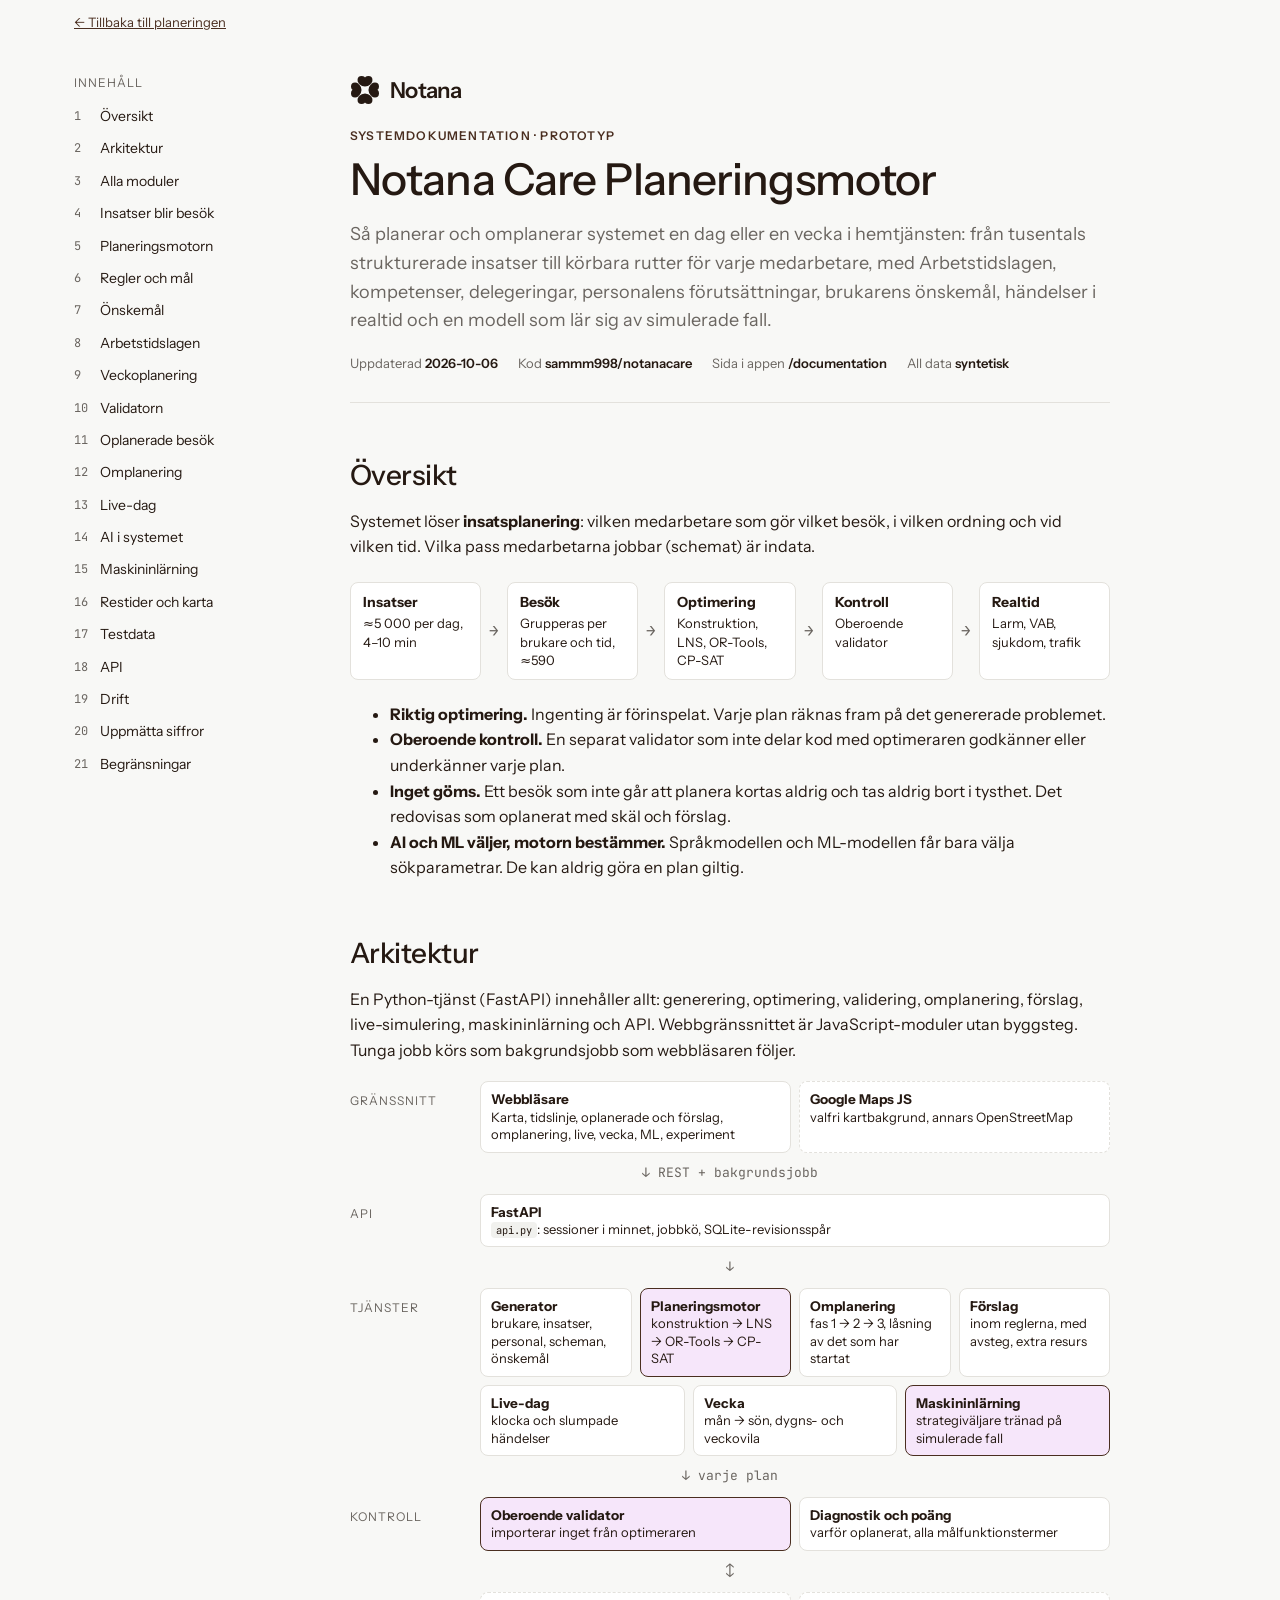
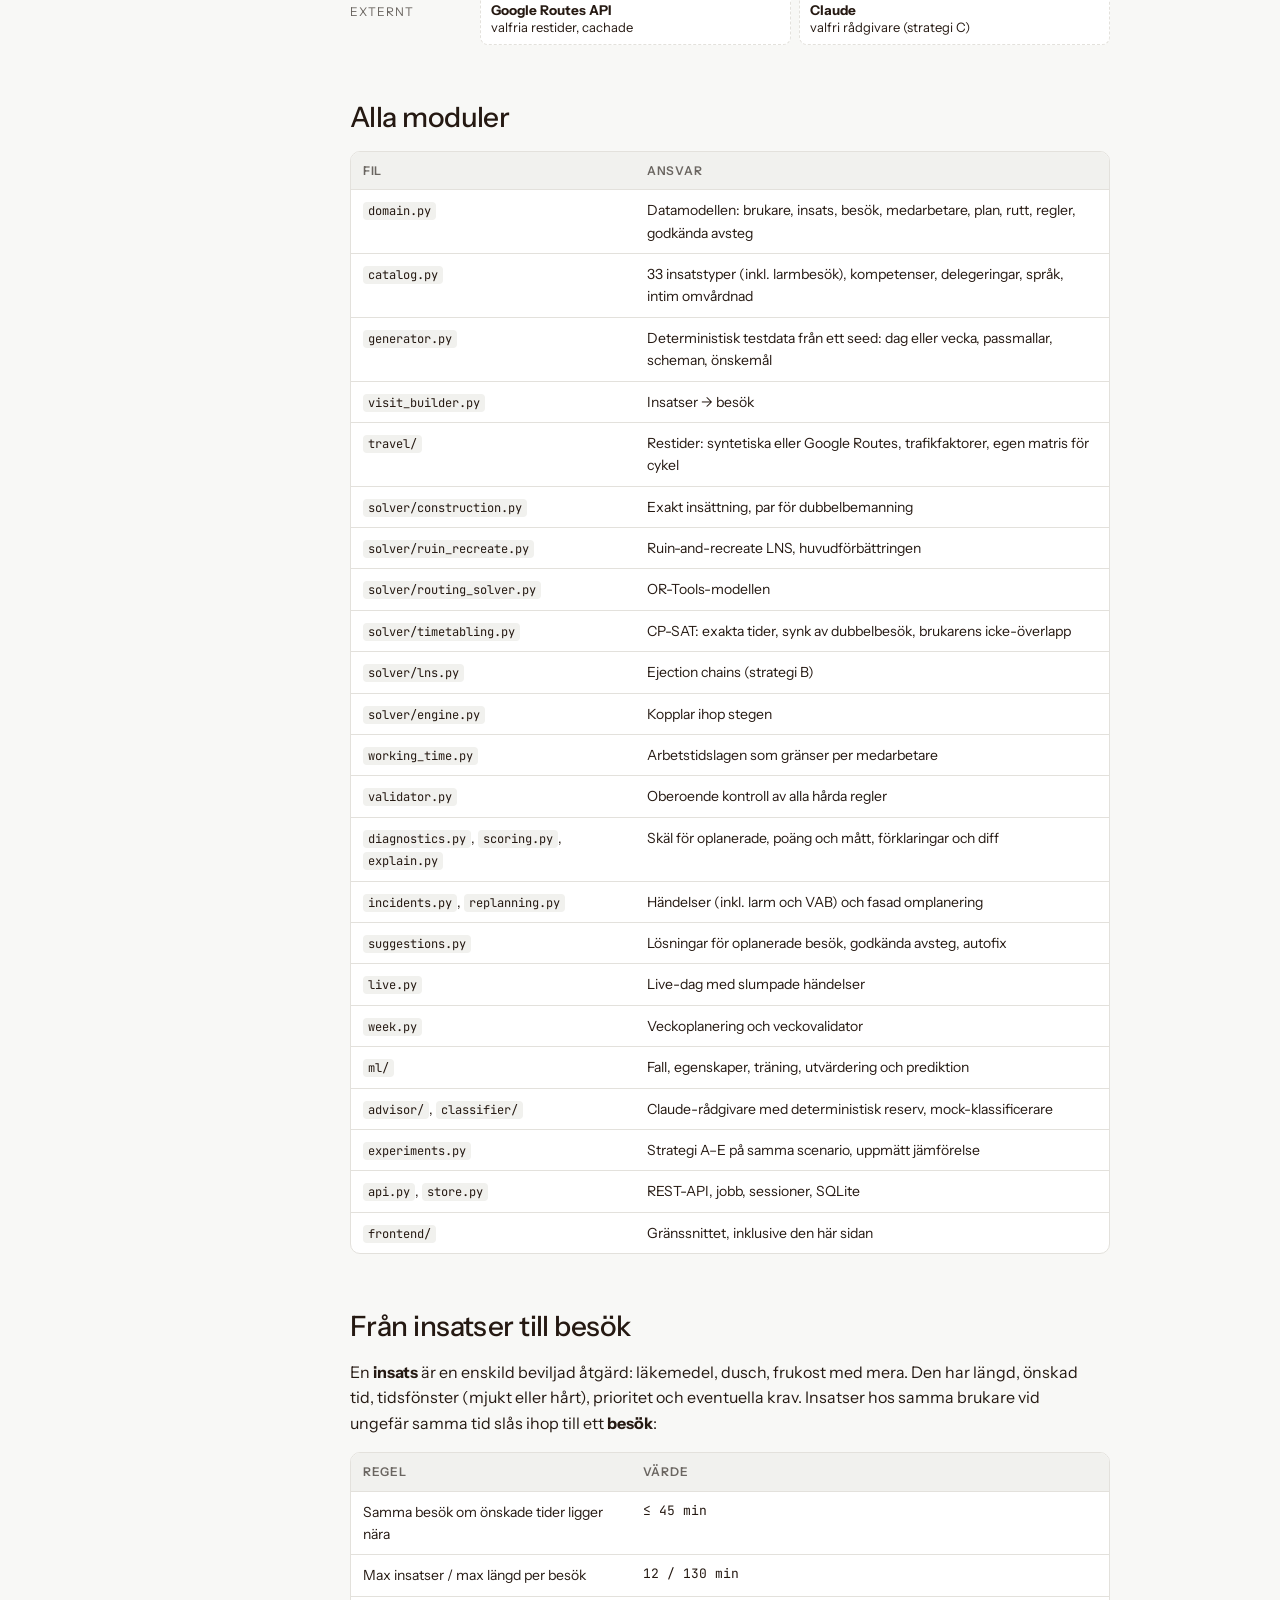
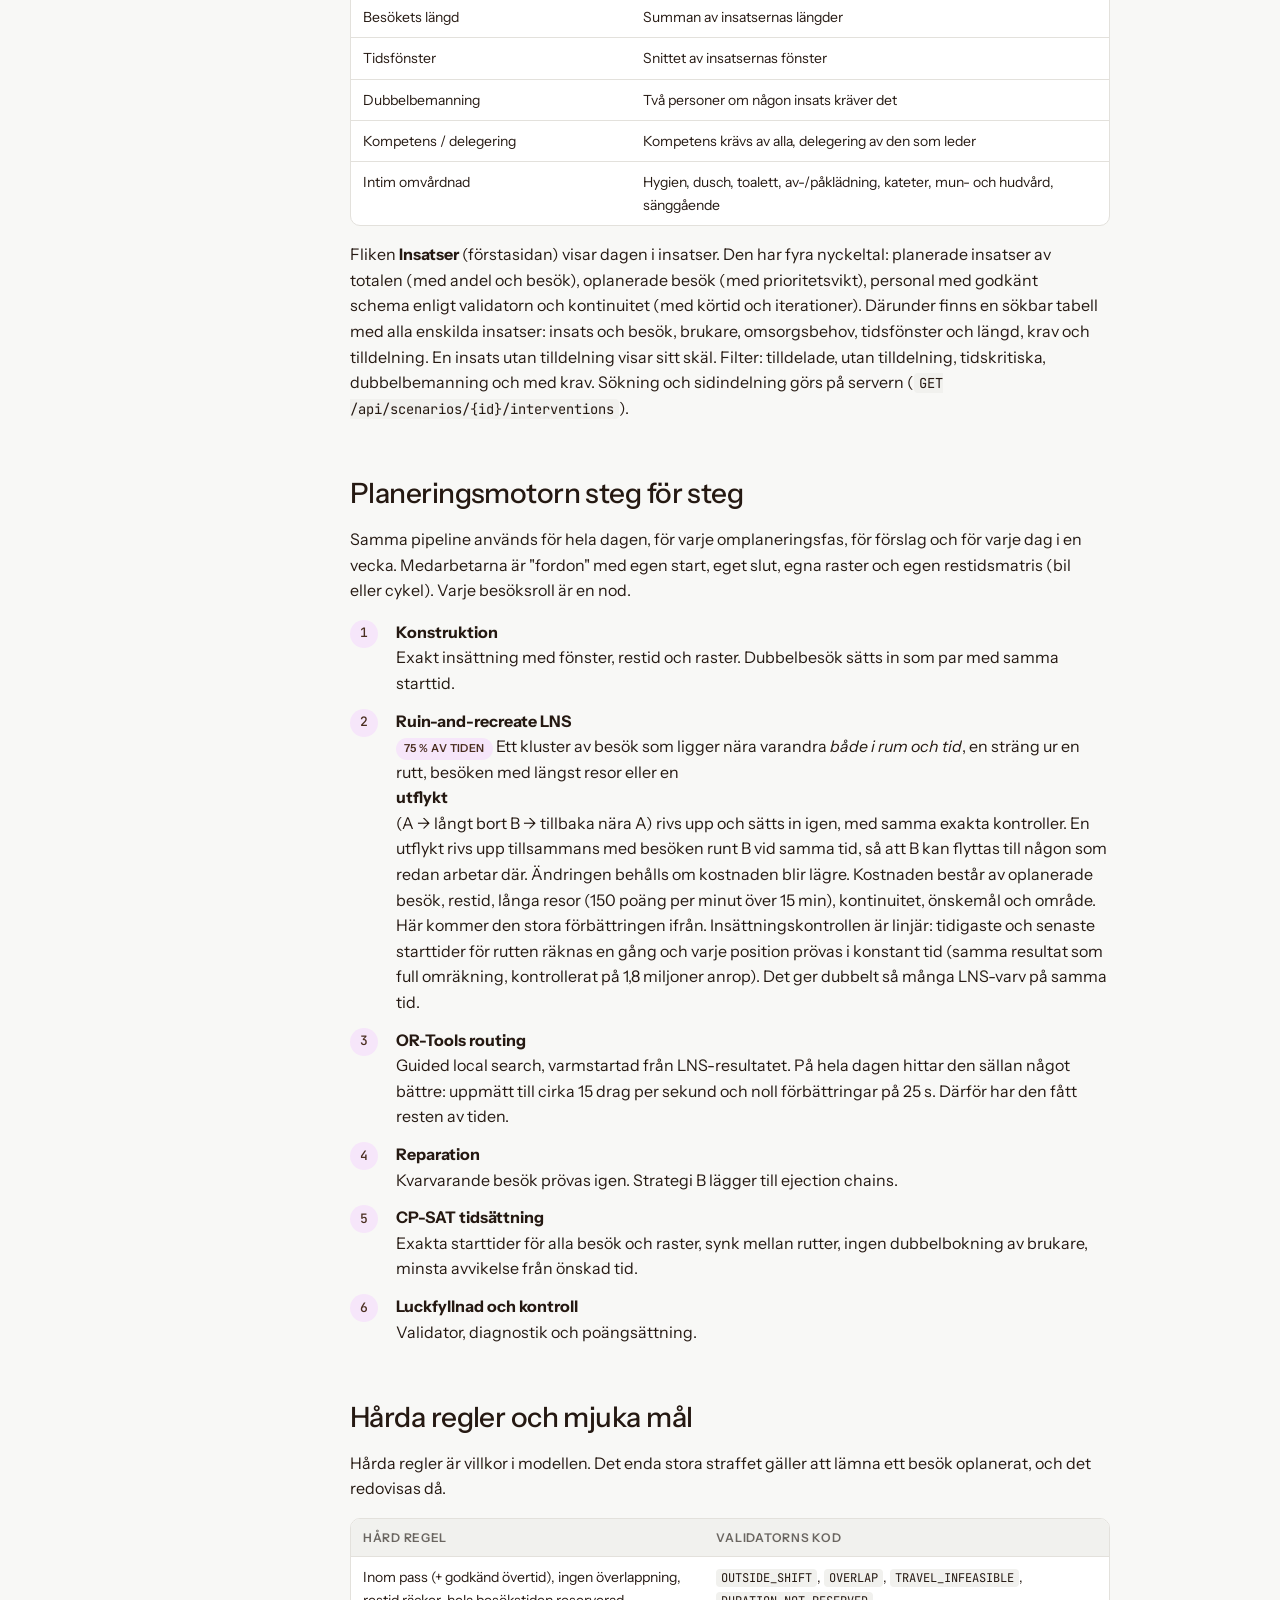
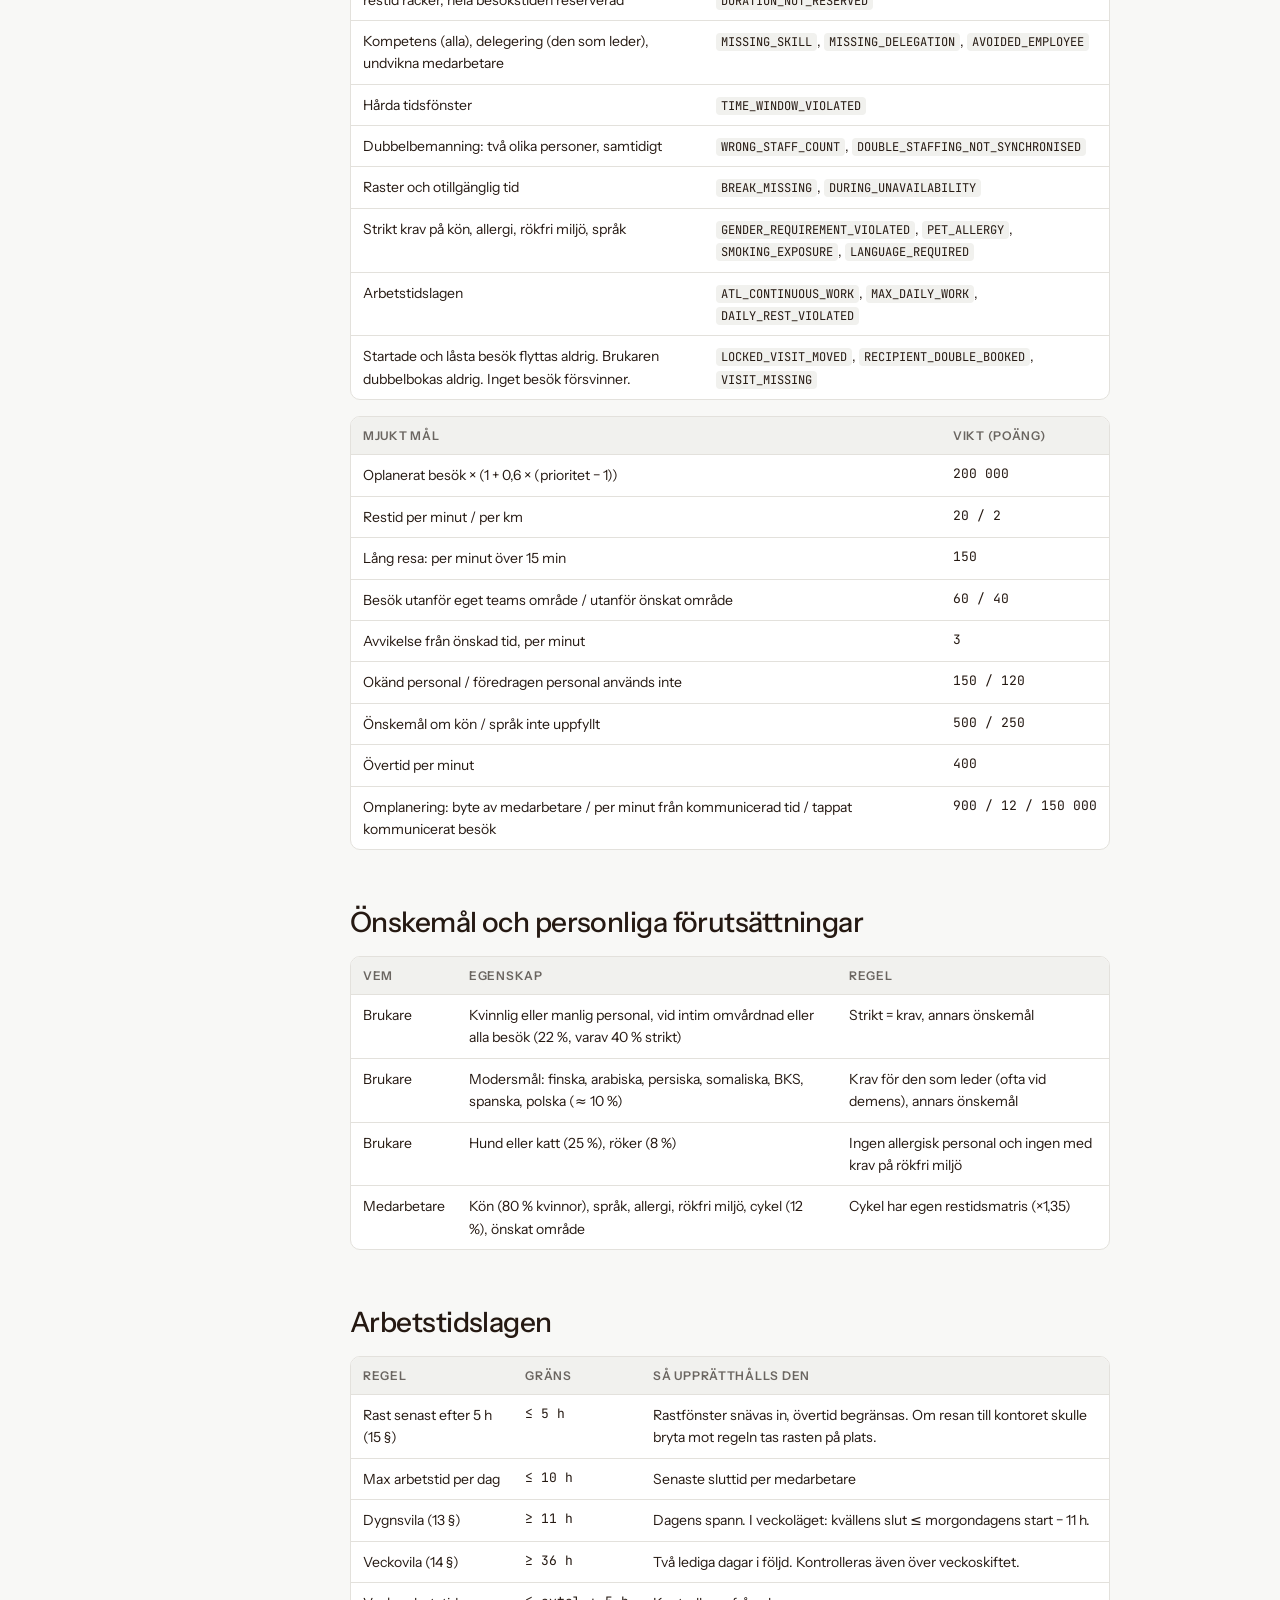
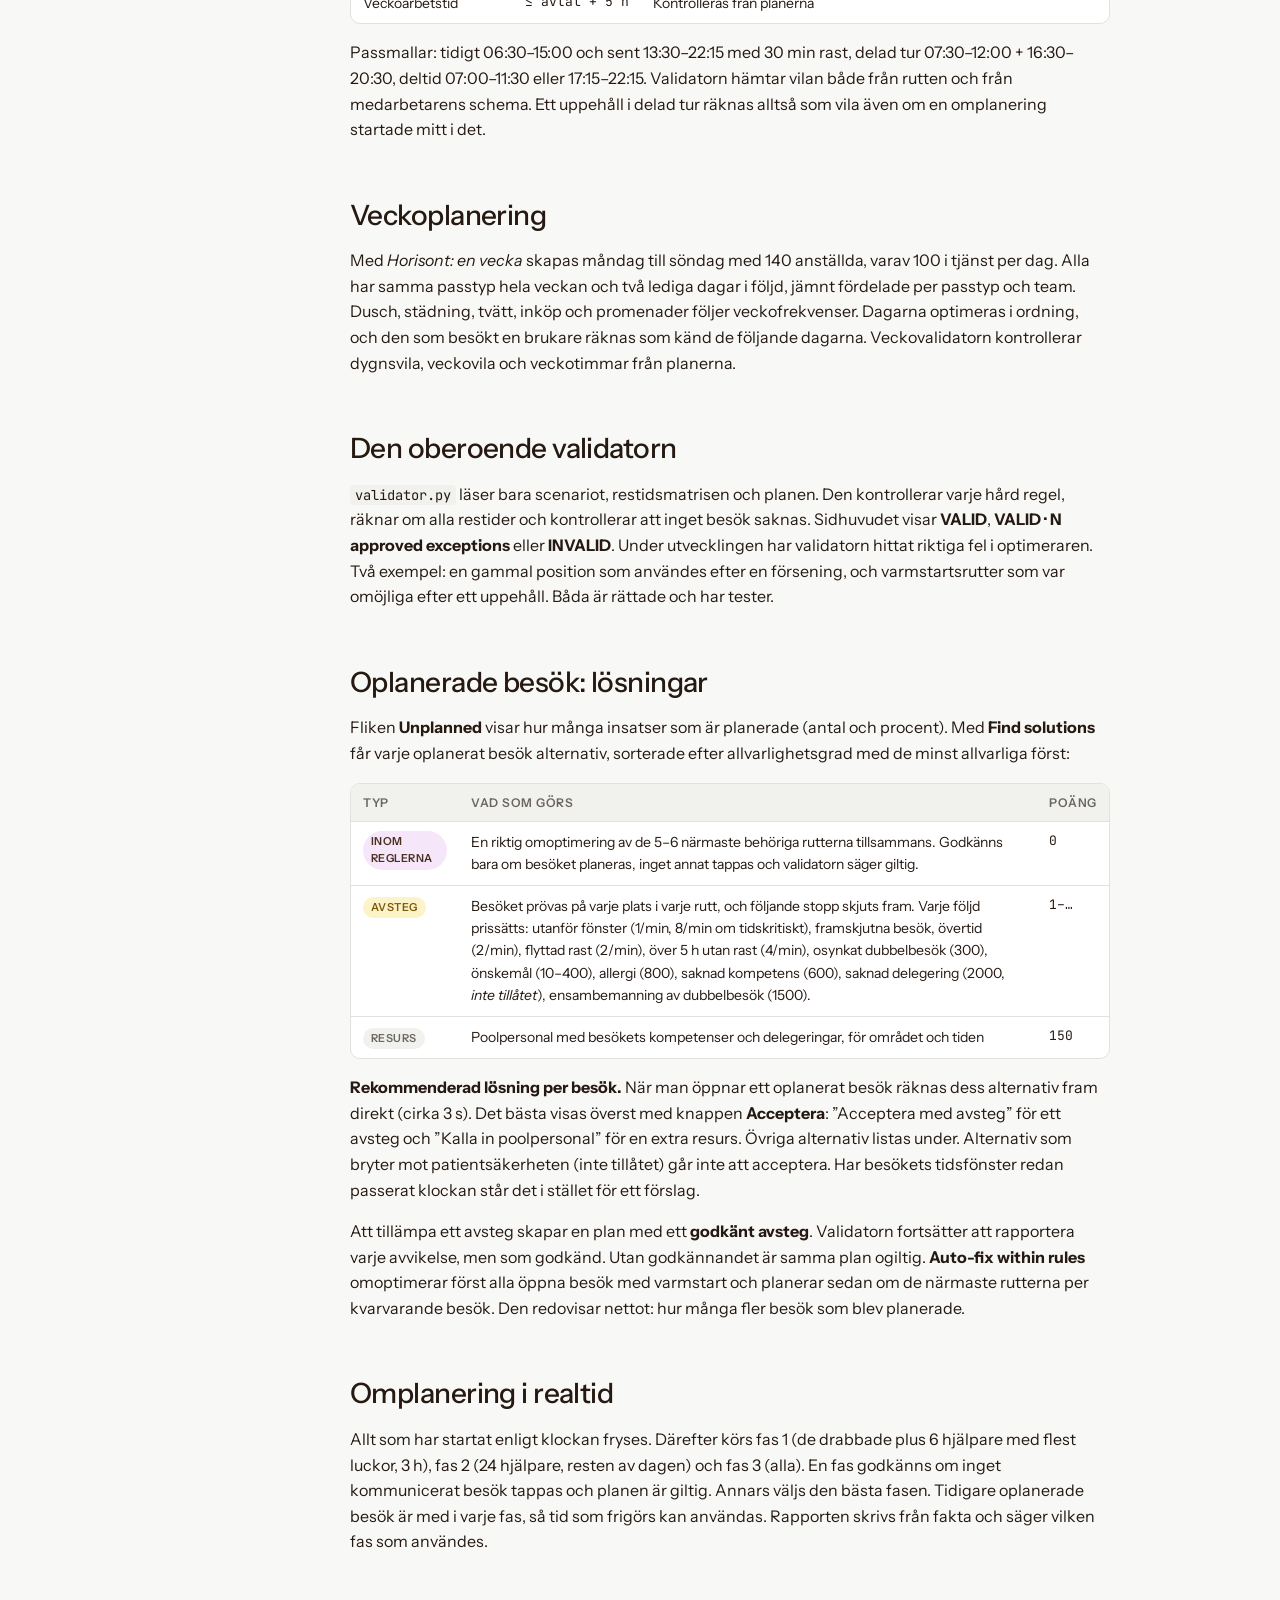
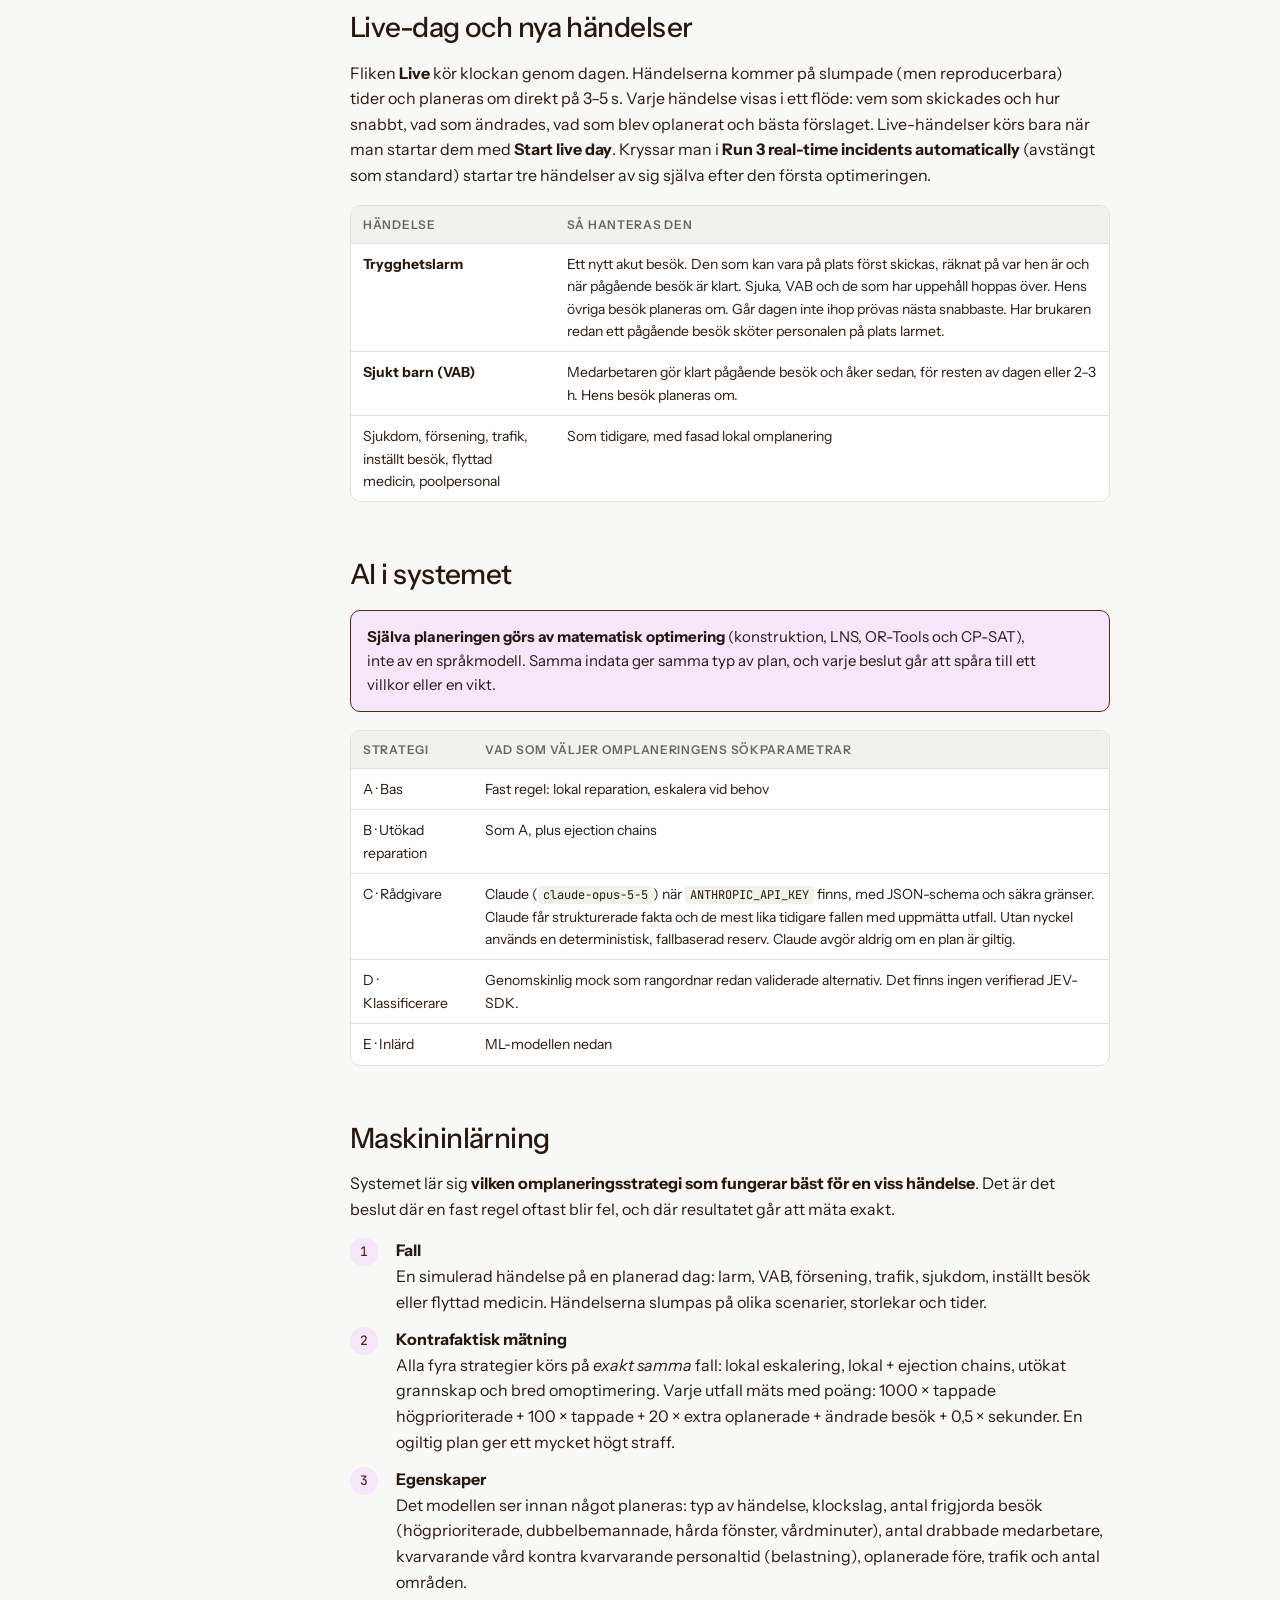
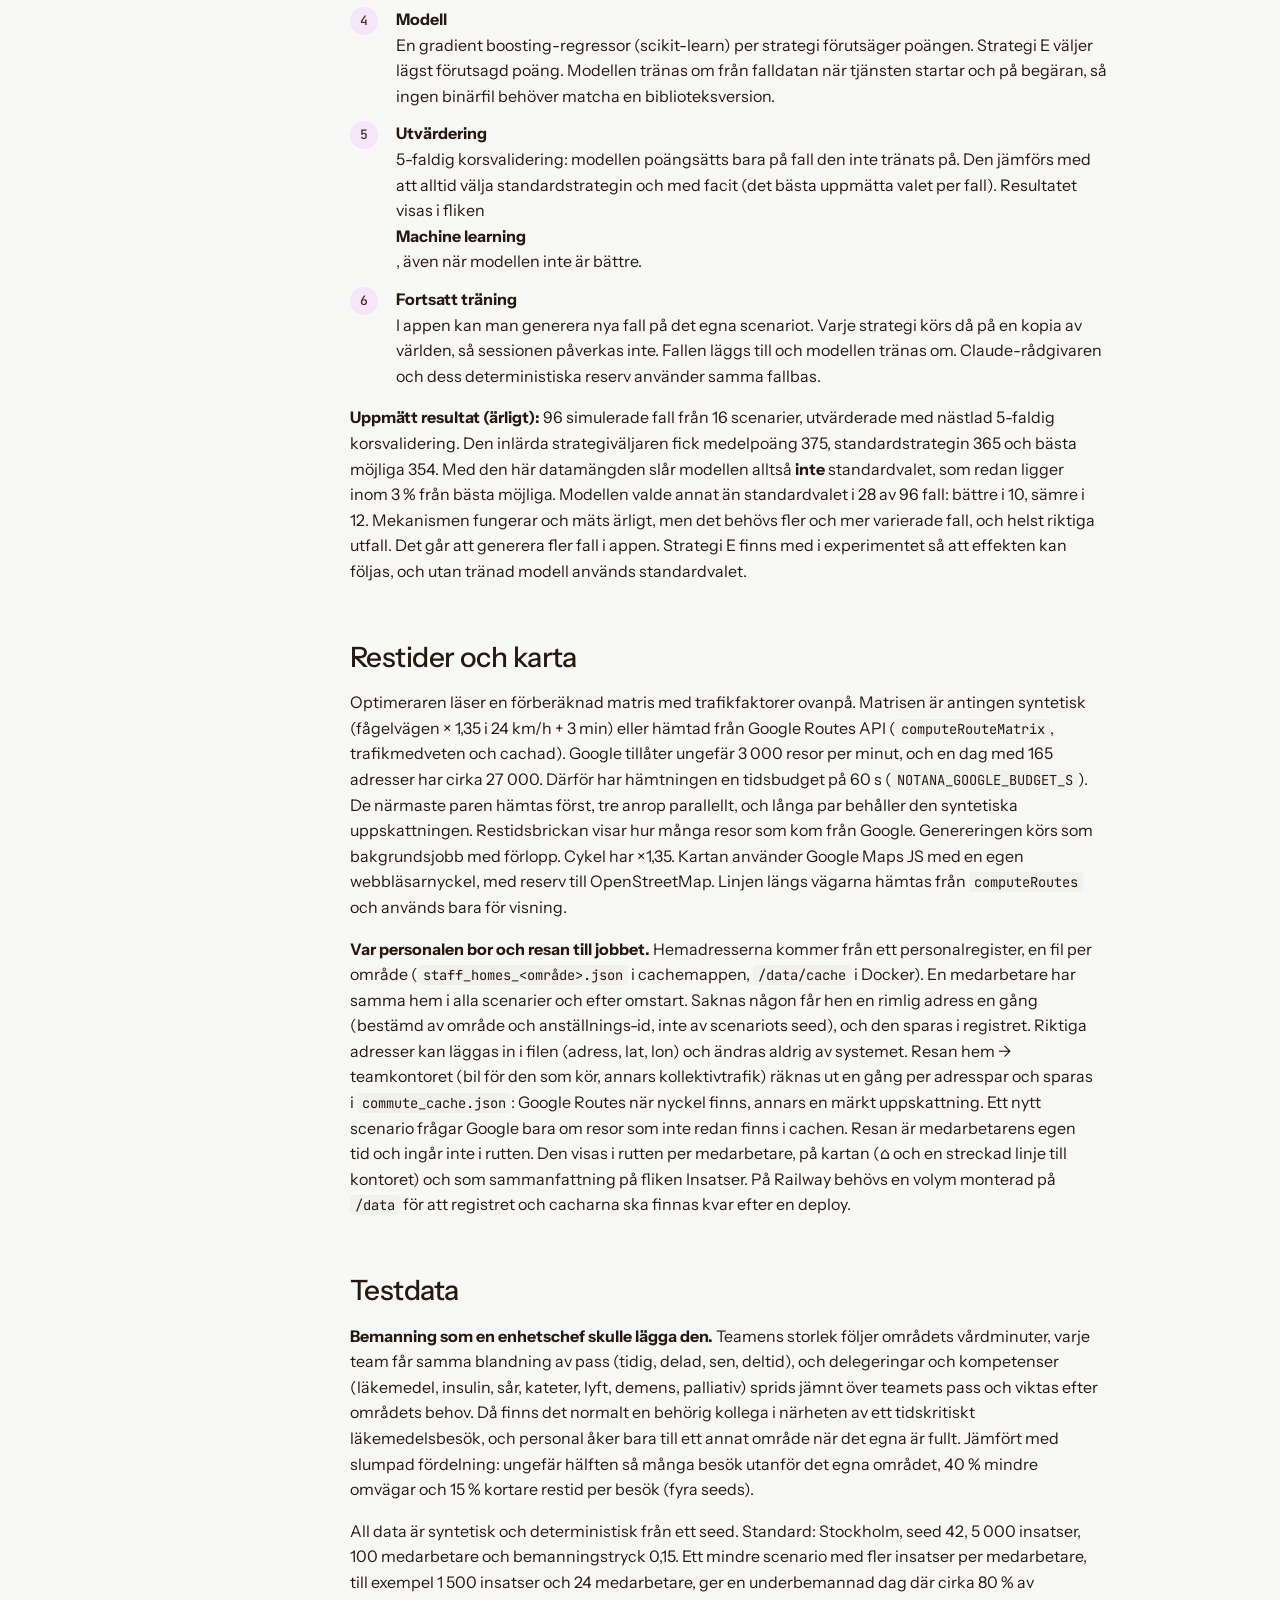
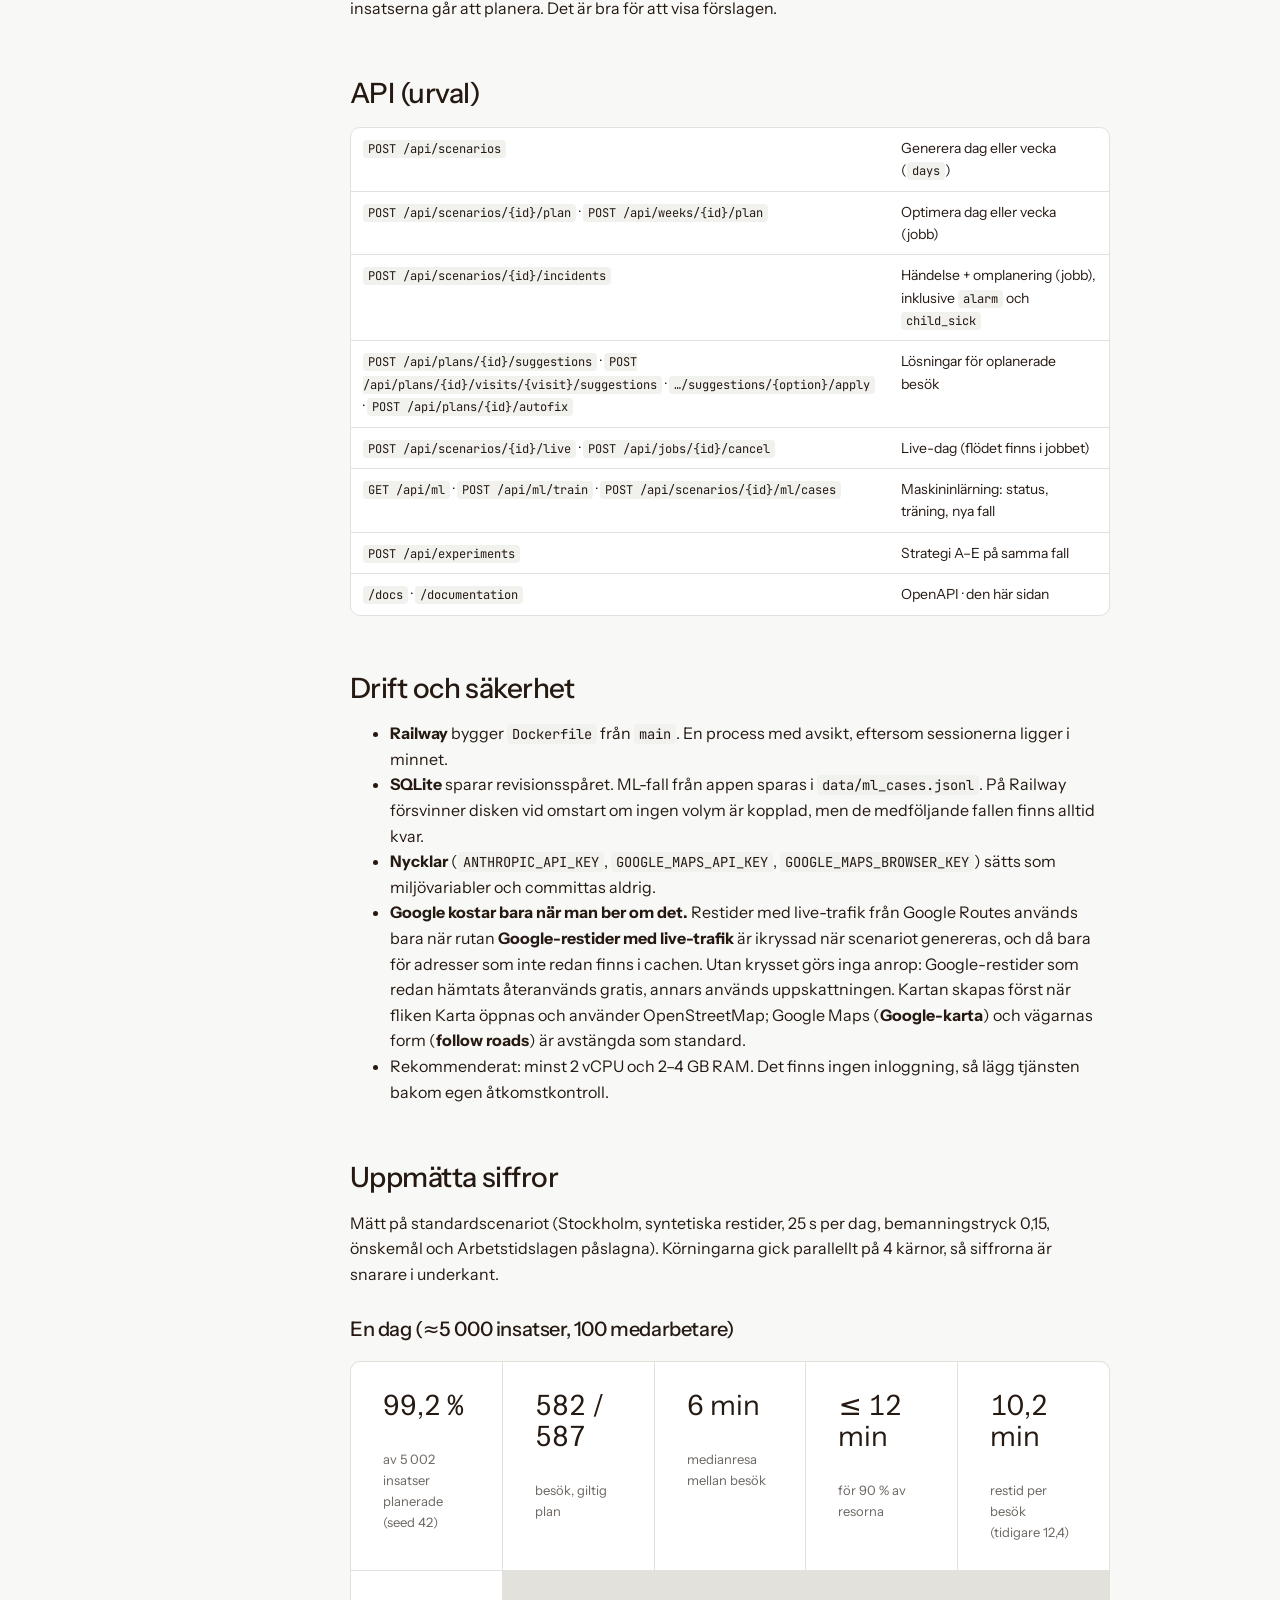
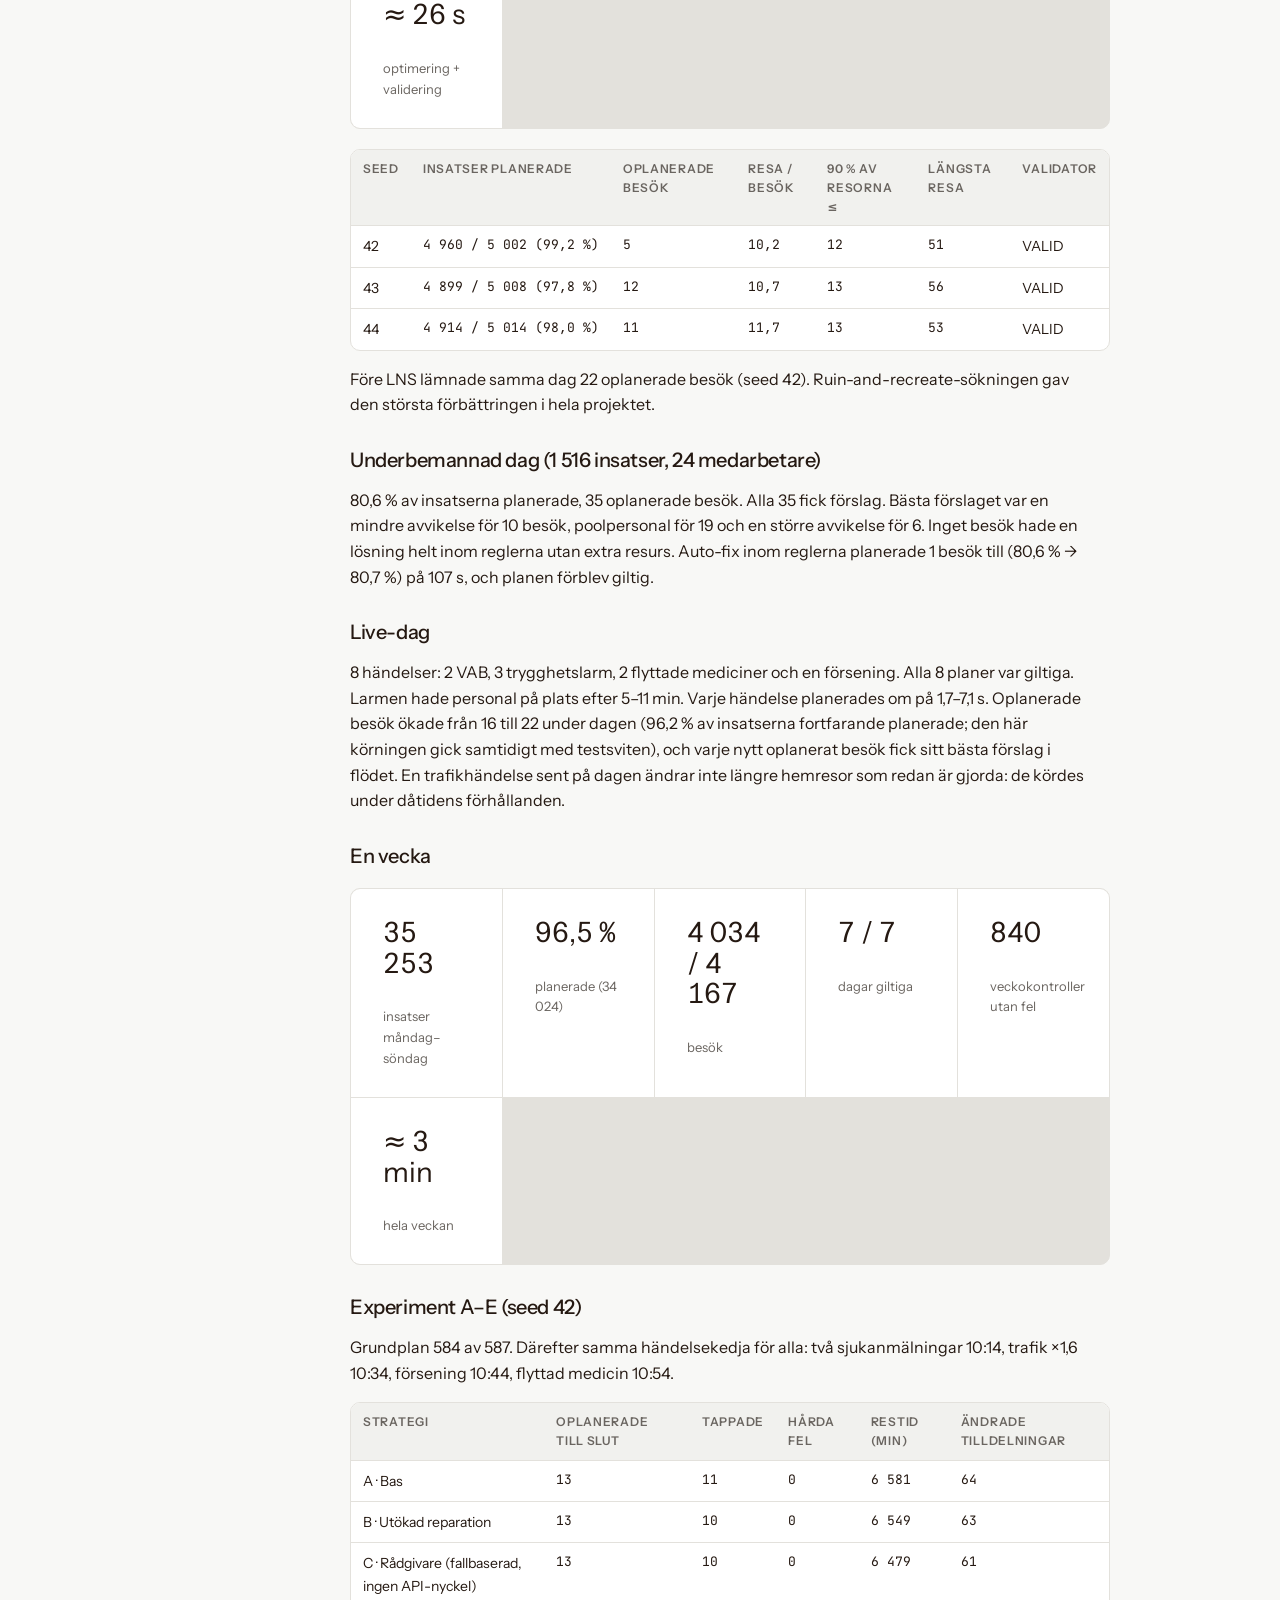
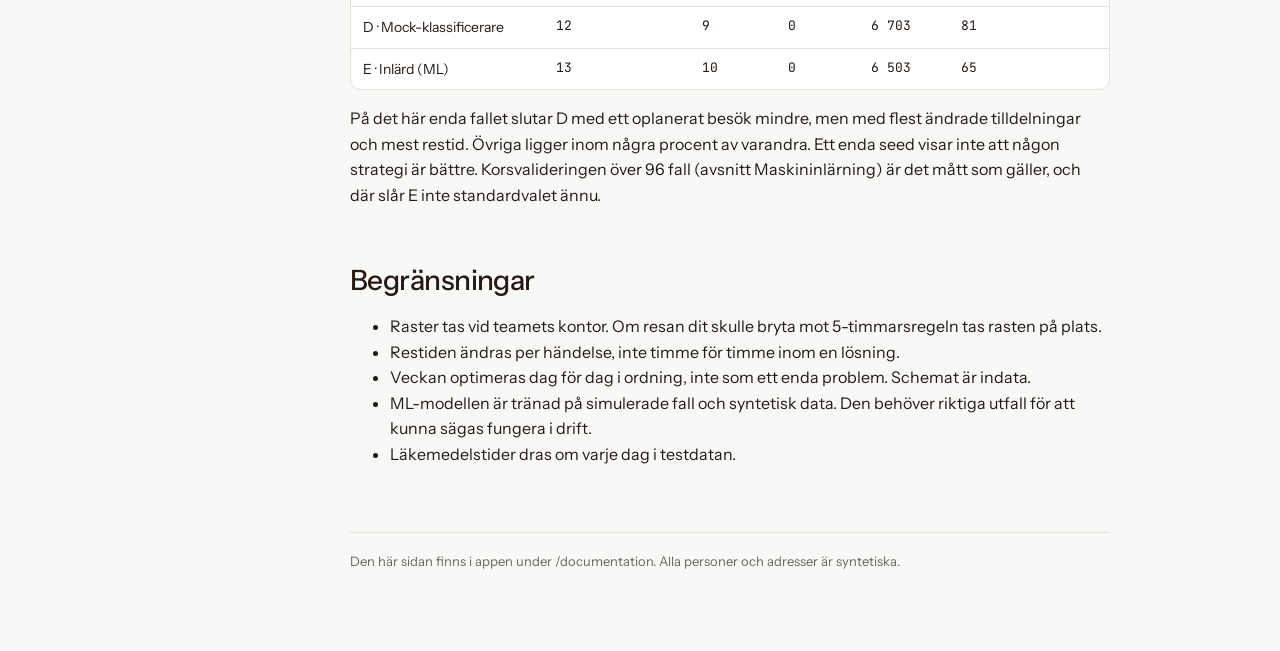
<file: frontend/docs.html>
<!doctype html>
<html lang="sv">
<head>
<meta charset="utf-8" />
<meta name="viewport" content="width=device-width, initial-scale=1, viewport-fit=cover" />
<title>Notana Care Planeringsmotor</title>
<meta name="description" content="Hur systemet fungerar: arkitektur, planeringsmotor, regler, önskemål, Arbetstidslagen, vecka, förslag, live-dag, AI och maskininlärning." />
<link rel="preconnect" href="https://fonts.googleapis.com" />
<link rel="preconnect" href="https://fonts.gstatic.com" crossorigin />
<link rel="stylesheet" href="https://fonts.googleapis.com/css2?family=Instrument+Sans:wght@400;500;600&family=JetBrains+Mono:wght@400;500&display=swap" />
<style>
body { margin: 0; }

/* Layout: two-column reference doc. A sticky table of contents on the left, one reading column on the right; one column on phones. */
:root {
  --bg: #f8f8f6;
  --surface: #ffffff;
  --fg: #251912;
  --muted: #6a6560;
  --line: #e3e1dc;
  --accent: #4a2e20;
  --accent-soft: #f6e6fa;
  --warn: #7d5a0c;
  --warn-soft: #fdf3c8;
  --bad: #b83a33;
  --code-bg: #f1f1ee;
  --f-display: "Instrument Sans", "Segoe UI", system-ui, sans-serif;
  --f-body: "Instrument Sans", "Segoe UI", system-ui, -apple-system, sans-serif;
  --f-mono: "JetBrains Mono", ui-monospace, "SFMono-Regular", Menlo, monospace;
}
@media (prefers-color-scheme: dark) {
  :root:not([data-theme="light"]) {
    --bg: #120c09; --surface: #1a120e; --fg: #f5f2ee; --muted: #b3aaa2; --line: #3a2c24;
    --accent: #f4c2fb; --accent-soft: #3a2433; --warn: #f3d77a; --warn-soft: #3d3214; --bad: #ff9c94; --code-bg: #241914;
    color-scheme: dark;
  }
}
:root[data-theme="dark"] {
  --bg: #120c09; --surface: #1a120e; --fg: #f5f2ee; --muted: #b3aaa2; --line: #3a2c24;
  --accent: #f4c2fb; --accent-soft: #3a2433; --warn: #f3d77a; --warn-soft: #3d3214; --bad: #ff9c94; --code-bg: #241914;
  color-scheme: dark;
}
* { box-sizing: border-box; }
body { background: var(--bg); color: var(--fg); font-family: var(--f-body); font-size: 16px; line-height: 1.6; }
.wrap { max-width: 1180px; margin: 0 auto; padding-inline: 24px; padding-block: 40px 80px; display: grid; grid-template-columns: 220px minmax(0, 1fr); gap: 56px; }
nav.toc { position: sticky; top: calc(env(safe-area-inset-top, 0px) + 24px); align-self: start; font-size: 14px; }
nav.toc p { font-size: 12px; text-transform: uppercase; letter-spacing: .08em; color: var(--muted); margin: 0 0 10px; }
nav.toc ol { list-style: none; margin: 0; padding: 0; display: grid; gap: 4px; counter-reset: toc; }
nav.toc li { counter-increment: toc; }
nav.toc a { color: var(--fg); text-decoration: none; display: flex; gap: 8px; padding: 3px 0; }
nav.toc a::before { content: counter(toc); font-family: var(--f-mono); font-size: 12px; color: var(--muted); width: 18px; padding-top: 2px; }
nav.toc a:hover, nav.toc a:focus-visible { color: var(--accent); }
main { min-width: 0; max-width: 760px; }
header.doc { border-bottom: 1px solid var(--line); padding-bottom: 28px; margin-bottom: 8px; }
.eyebrow { font-size: 12px; text-transform: uppercase; letter-spacing: .1em; color: var(--accent); font-weight: 600; margin: 0 0 8px; }
.doc-logo { display: flex; align-items: center; gap: 10px; color: var(--fg); font-weight: 600; font-size: 22px; letter-spacing: -0.03em; margin-bottom: 18px; }
.doc-logo svg { width: 30px; height: 30px; }
h1, h2, h3 { font-family: var(--f-display); font-weight: 500; letter-spacing: -0.02em; text-wrap: balance; line-height: 1.2; }
h1 { font-size: clamp(32px, 5vw, 44px); margin: 0 0 14px; }
h2 { font-size: 28px; margin: 56px 0 14px; scroll-margin-top: 24px; }
h3 { font-size: 20px; margin: 30px 0 8px; }
p, li { max-width: 68ch; }
.lead { font-size: 18px; color: var(--muted); margin: 0; }
a { color: var(--accent); }
code, .mono { font-family: var(--f-mono); font-size: .86em; }
code { background: var(--code-bg); padding: 1px 5px; border-radius: 4px; }
.meta { display: flex; flex-wrap: wrap; gap: 8px 20px; margin-top: 18px; font-size: 13px; color: var(--muted); }
.meta b { color: var(--fg); font-weight: 600; }
.flow { display: flex; flex-wrap: wrap; align-items: stretch; gap: 8px; margin: 22px 0; }
.flow div { flex: 1 1 120px; background: var(--surface); border: 1px solid var(--line); border-radius: 8px; padding: 10px 12px; font-size: 13px; line-height: 1.4; }
.flow div b { display: block; font-size: 14px; margin-bottom: 2px; }
.flow span.arrow { align-self: center; color: var(--muted); font-family: var(--f-mono); }
.figures { display: grid; grid-template-columns: repeat(auto-fit, minmax(150px, 1fr)); gap: 1px; background: var(--line); border: 1px solid var(--line); border-radius: 10px; overflow: hidden; margin: 20px 0; }
.figures div { background: var(--surface); padding: 14px 16px; }
.figures .n { font-family: var(--f-display); font-size: 28px; font-variant-numeric: tabular-nums; line-height: 1.1; }
.figures .l { font-size: 13px; color: var(--muted); }
.tbl { overflow-x: auto; margin: 16px 0; border: 1px solid var(--line); border-radius: 10px; background: var(--surface); }
table { border-collapse: collapse; width: 100%; font-size: 14px; }
th, td { text-align: left; padding: 9px 12px; border-bottom: 1px solid var(--line); vertical-align: top; }
tr:last-child td { border-bottom: 0; }
th { font-size: 12px; text-transform: uppercase; letter-spacing: .06em; color: var(--muted); font-weight: 600; background: var(--code-bg); }
td.num { font-variant-numeric: tabular-nums; font-family: var(--f-mono); font-size: 13px; white-space: nowrap; }
ol.steps { list-style: none; padding: 0; margin: 16px 0; display: grid; gap: 12px; counter-reset: st; }
ol.steps li { counter-increment: st; display: grid; grid-template-columns: 34px minmax(0, 1fr); gap: 12px; max-width: none; }
ol.steps li::before { content: counter(st); font-family: var(--f-mono); font-size: 13px; width: 28px; height: 28px; border-radius: 50%; display: grid; place-items: center; background: var(--accent-soft); color: var(--accent); font-weight: 500; }
ol.steps li div { min-width: 0; }
ol.steps b { display: block; }
.note { border: 1px solid var(--line); background: var(--surface); border-radius: 10px; padding: 14px 16px; margin: 18px 0; font-size: 15px; }
.note.ai { border-color: var(--accent); background: var(--accent-soft); }
.note.wip { border-color: var(--warn); background: var(--warn-soft); }
.note p { margin: 0 0 6px; }
.note p:last-child { margin: 0; }
.pill { display: inline-block; font-size: 11px; font-weight: 600; letter-spacing: .04em; text-transform: uppercase; padding: 2px 8px; border-radius: 99px; background: var(--accent-soft); color: var(--accent); }
.pill.warn { background: var(--warn-soft); color: var(--warn); }
.pill.off { background: var(--code-bg); color: var(--muted); }
pre { background: var(--code-bg); border-radius: 8px; padding: 14px 16px; overflow-x: auto; font-family: var(--f-mono); font-size: 13px; line-height: 1.55; }
pre.mermaid { background: var(--surface); border: 1px solid var(--line); text-align: center; }
.diagram { overflow-x: auto; }
footer { margin-top: 64px; padding-top: 18px; border-top: 1px solid var(--line); font-size: 13px; color: var(--muted); }
@media (max-width: 860px) {
  .wrap { grid-template-columns: minmax(0, 1fr); gap: 24px; padding-inline: 16px; padding-block: 24px 60px; }
  nav.toc { position: static; border: 1px solid var(--line); border-radius: 10px; padding: 14px 16px; background: var(--surface); }
  nav.toc ol { grid-template-columns: repeat(auto-fill, minmax(150px, 1fr)); }
}
@media (prefers-reduced-motion: no-preference) { html { scroll-behavior: smooth; } }

.arch { display: grid; gap: 10px; margin: 18px 0; }
.arch .row { display: grid; grid-template-columns: 120px minmax(0, 1fr); gap: 10px; align-items: stretch; }
.arch .lbl { font-size: 12px; text-transform: uppercase; letter-spacing: .08em; color: var(--muted); padding-top: 10px; }
.arch .boxes { display: flex; flex-wrap: wrap; gap: 8px; }
.arch .b { flex: 1 1 140px; background: var(--surface); border: 1px solid var(--line); border-radius: 8px; padding: 8px 10px; font-size: 13px; line-height: 1.35; min-width: 0; }
.arch .b b { display: block; font-size: 13.5px; }
.arch .b code { font-size: .8em; }
.arch .b.key { border-color: var(--accent); background: var(--accent-soft); }
.arch .b.ext { border-style: dashed; }
.arch .down { text-align: center; color: var(--muted); font-family: var(--f-mono); font-size: 13px; }
@media (max-width: 860px) { .arch .row { grid-template-columns: minmax(0, 1fr); } .arch .lbl { padding-top: 0; } }
</style>
</head>
<body>
<p style="max-width:1180px;margin:0 auto;padding:12px 24px 0;font-size:13px"><a href="/">← Tillbaka till planeringen</a></p>
<div class="wrap">
  <nav class="toc" aria-label="Innehåll">
    <p>Innehåll</p>
    <ol>
      <li><a href="#oversikt">Översikt</a></li>
      <li><a href="#arkitektur">Arkitektur</a></li>
      <li><a href="#moduler">Alla moduler</a></li>
      <li><a href="#insatser">Insatser blir besök</a></li>
      <li><a href="#motorn">Planeringsmotorn</a></li>
      <li><a href="#regler">Regler och mål</a></li>
      <li><a href="#onskemal">Önskemål</a></li>
      <li><a href="#atl">Arbetstidslagen</a></li>
      <li><a href="#vecka">Veckoplanering</a></li>
      <li><a href="#validator">Validatorn</a></li>
      <li><a href="#oplanerade">Oplanerade besök</a></li>
      <li><a href="#omplanering">Omplanering</a></li>
      <li><a href="#live">Live-dag</a></li>
      <li><a href="#ai">AI i systemet</a></li>
      <li><a href="#ml">Maskininlärning</a></li>
      <li><a href="#restid">Restider och karta</a></li>
      <li><a href="#data">Testdata</a></li>
      <li><a href="#api">API</a></li>
      <li><a href="#drift">Drift</a></li>
      <li><a href="#siffror">Uppmätta siffror</a></li>
      <li><a href="#begransningar">Begränsningar</a></li>
    </ol>
  </nav>

  <main>
    <header class="doc">
      <div class="doc-logo"><svg xmlns="http://www.w3.org/2000/svg" viewBox="-50 -50 100 100" aria-hidden="true"><defs><mask id="nm-doc"><rect x="-50" y="-50" width="100" height="100" fill="#fff"/><g fill="#000"><path d="M-21,-21 Q0,-2 21,-21 Q2,0 21,21 Q0,2 -21,21 Q-2,0 -21,-21Z"/><rect x="27" y="-1.3" width="4" height="2.6" rx="1.3" transform="rotate(45)"/><rect x="27" y="-1.3" width="4" height="2.6" rx="1.3" transform="rotate(135)"/><rect x="27" y="-1.3" width="4" height="2.6" rx="1.3" transform="rotate(225)"/><rect x="27" y="-1.3" width="4" height="2.6" rx="1.3" transform="rotate(315)"/></g></mask></defs><g fill="currentColor" mask="url(#nm-doc)"><circle r="31"/><circle cx="-11.39" cy="-33.09" r="13.5"/><circle cx="11.39" cy="-33.09" r="13.5"/><circle cx="33.09" cy="-11.39" r="13.5"/><circle cx="33.09" cy="11.39" r="13.5"/><circle cx="11.39" cy="33.09" r="13.5"/><circle cx="-11.39" cy="33.09" r="13.5"/><circle cx="-33.09" cy="11.39" r="13.5"/><circle cx="-33.09" cy="-11.39" r="13.5"/></g></svg><span>Notana</span></div>
      <p class="eyebrow">Systemdokumentation · prototyp</p>
      <h1>Notana Care Planeringsmotor</h1>
      <p class="lead">Så planerar och omplanerar systemet en dag eller en vecka i hemtjänsten: från tusentals strukturerade insatser till körbara rutter för varje medarbetare, med Arbetstidslagen, kompetenser, delegeringar, personalens förutsättningar, brukarens önskemål, händelser i realtid och en modell som lär sig av simulerade fall.</p>
      <div class="meta">
        <span>Uppdaterad <b>2026-10-06</b></span>
        <span>Kod <b>sammm998/notanacare</b></span>
        <span>Sida i appen <b>/documentation</b></span>
        <span>All data <b>syntetisk</b></span>
      </div>
    </header>

    <h2 id="oversikt">Översikt</h2>
    <p>Systemet löser <b>insatsplanering</b>: vilken medarbetare som gör vilket besök, i vilken ordning och vid vilken tid. Vilka pass medarbetarna jobbar (schemat) är indata.</p>
    <div class="flow" role="list">
      <div role="listitem"><b>Insatser</b>≈5 000 per dag, 4–10 min</div><span class="arrow">→</span>
      <div role="listitem"><b>Besök</b>Grupperas per brukare och tid, ≈590</div><span class="arrow">→</span>
      <div role="listitem"><b>Optimering</b>Konstruktion, LNS, OR-Tools, CP-SAT</div><span class="arrow">→</span>
      <div role="listitem"><b>Kontroll</b>Oberoende validator</div><span class="arrow">→</span>
      <div role="listitem"><b>Realtid</b>Larm, VAB, sjukdom, trafik</div>
    </div>
    <ul>
      <li><b>Riktig optimering.</b> Ingenting är förinspelat. Varje plan räknas fram på det genererade problemet.</li>
      <li><b>Oberoende kontroll.</b> En separat validator som inte delar kod med optimeraren godkänner eller underkänner varje plan.</li>
      <li><b>Inget göms.</b> Ett besök som inte går att planera kortas aldrig och tas aldrig bort i tysthet. Det redovisas som oplanerat med skäl och förslag.</li>
      <li><b>AI och ML väljer, motorn bestämmer.</b> Språkmodellen och ML-modellen får bara välja sökparametrar. De kan aldrig göra en plan giltig.</li>
    </ul>

    <h2 id="arkitektur">Arkitektur</h2>
    <p>En Python-tjänst (FastAPI) innehåller allt: generering, optimering, validering, omplanering, förslag, live-simulering, maskininlärning och API. Webbgränssnittet är JavaScript-moduler utan byggsteg. Tunga jobb körs som bakgrundsjobb som webbläsaren följer.</p>
    <div class="arch" aria-label="Arkitekturskiss">
      <div class="row"><div class="lbl">Gränssnitt</div><div class="boxes">
        <div class="b"><b>Webbläsare</b>Karta, tidslinje, oplanerade och förslag, omplanering, live, vecka, ML, experiment</div>
        <div class="b ext"><b>Google Maps JS</b>valfri kartbakgrund, annars OpenStreetMap</div>
      </div></div>
      <div class="down">↓ REST + bakgrundsjobb</div>
      <div class="row"><div class="lbl">API</div><div class="boxes">
        <div class="b"><b>FastAPI</b><code>api.py</code>: sessioner i minnet, jobbkö, SQLite-revisionsspår</div>
      </div></div>
      <div class="down">↓</div>
      <div class="row"><div class="lbl">Tjänster</div><div class="boxes">
        <div class="b"><b>Generator</b>brukare, insatser, personal, scheman, önskemål</div>
        <div class="b key"><b>Planeringsmotor</b>konstruktion → LNS → OR-Tools → CP-SAT</div>
        <div class="b"><b>Omplanering</b>fas 1 → 2 → 3, låsning av det som har startat</div>
        <div class="b"><b>Förslag</b>inom reglerna, med avsteg, extra resurs</div>
        <div class="b"><b>Live-dag</b>klocka och slumpade händelser</div>
        <div class="b"><b>Vecka</b>mån → sön, dygns- och veckovila</div>
        <div class="b key"><b>Maskininlärning</b>strategiväljare tränad på simulerade fall</div>
      </div></div>
      <div class="down">↓ varje plan</div>
      <div class="row"><div class="lbl">Kontroll</div><div class="boxes">
        <div class="b key"><b>Oberoende validator</b>importerar inget från optimeraren</div>
        <div class="b"><b>Diagnostik och poäng</b>varför oplanerat, alla målfunktionstermer</div>
      </div></div>
      <div class="down">↕</div>
      <div class="row"><div class="lbl">Externt</div><div class="boxes">
        <div class="b ext"><b>Google Routes API</b>valfria restider, cachade</div>
        <div class="b ext"><b>Claude</b>valfri rådgivare (strategi C)</div>
      </div></div>
    </div>

    <h2 id="moduler">Alla moduler</h2>
    <div class="tbl"><table>
      <thead><tr><th>Fil</th><th>Ansvar</th></tr></thead>
      <tbody>
        <tr><td><code>domain.py</code></td><td>Datamodellen: brukare, insats, besök, medarbetare, plan, rutt, regler, godkända avsteg</td></tr>
        <tr><td><code>catalog.py</code></td><td>33 insatstyper (inkl. larmbesök), kompetenser, delegeringar, språk, intim omvårdnad</td></tr>
        <tr><td><code>generator.py</code></td><td>Deterministisk testdata från ett seed: dag eller vecka, passmallar, scheman, önskemål</td></tr>
        <tr><td><code>visit_builder.py</code></td><td>Insatser → besök</td></tr>
        <tr><td><code>travel/</code></td><td>Restider: syntetiska eller Google Routes, trafikfaktorer, egen matris för cykel</td></tr>
        <tr><td><code>solver/construction.py</code></td><td>Exakt insättning, par för dubbelbemanning</td></tr>
        <tr><td><code>solver/ruin_recreate.py</code></td><td>Ruin-and-recreate LNS, huvudförbättringen</td></tr>
        <tr><td><code>solver/routing_solver.py</code></td><td>OR-Tools-modellen</td></tr>
        <tr><td><code>solver/timetabling.py</code></td><td>CP-SAT: exakta tider, synk av dubbelbesök, brukarens icke-överlapp</td></tr>
        <tr><td><code>solver/lns.py</code></td><td>Ejection chains (strategi B)</td></tr>
        <tr><td><code>solver/engine.py</code></td><td>Kopplar ihop stegen</td></tr>
        <tr><td><code>working_time.py</code></td><td>Arbetstidslagen som gränser per medarbetare</td></tr>
        <tr><td><code>validator.py</code></td><td>Oberoende kontroll av alla hårda regler</td></tr>
        <tr><td><code>diagnostics.py</code>, <code>scoring.py</code>, <code>explain.py</code></td><td>Skäl för oplanerade, poäng och mått, förklaringar och diff</td></tr>
        <tr><td><code>incidents.py</code>, <code>replanning.py</code></td><td>Händelser (inkl. larm och VAB) och fasad omplanering</td></tr>
        <tr><td><code>suggestions.py</code></td><td>Lösningar för oplanerade besök, godkända avsteg, autofix</td></tr>
        <tr><td><code>live.py</code></td><td>Live-dag med slumpade händelser</td></tr>
        <tr><td><code>week.py</code></td><td>Veckoplanering och veckovalidator</td></tr>
        <tr><td><code>ml/</code></td><td>Fall, egenskaper, träning, utvärdering och prediktion</td></tr>
        <tr><td><code>advisor/</code>, <code>classifier/</code></td><td>Claude-rådgivare med deterministisk reserv, mock-klassificerare</td></tr>
        <tr><td><code>experiments.py</code></td><td>Strategi A–E på samma scenario, uppmätt jämförelse</td></tr>
        <tr><td><code>api.py</code>, <code>store.py</code></td><td>REST-API, jobb, sessioner, SQLite</td></tr>
        <tr><td><code>frontend/</code></td><td>Gränssnittet, inklusive den här sidan</td></tr>
      </tbody>
    </table></div>

    <h2 id="insatser">Från insatser till besök</h2>
    <p>En <b>insats</b> är en enskild beviljad åtgärd: läkemedel, dusch, frukost med mera. Den har längd, önskad tid, tidsfönster (mjukt eller hårt), prioritet och eventuella krav. Insatser hos samma brukare vid ungefär samma tid slås ihop till ett <b>besök</b>:</p>
    <div class="tbl"><table>
      <thead><tr><th>Regel</th><th>Värde</th></tr></thead>
      <tbody>
        <tr><td>Samma besök om önskade tider ligger nära</td><td class="num">≤ 45 min</td></tr>
        <tr><td>Max insatser / max längd per besök</td><td class="num">12 / 130 min</td></tr>
        <tr><td>Besökets längd</td><td>Summan av insatsernas längder</td></tr>
        <tr><td>Tidsfönster</td><td>Snittet av insatsernas fönster</td></tr>
        <tr><td>Dubbelbemanning</td><td>Två personer om någon insats kräver det</td></tr>
        <tr><td>Kompetens / delegering</td><td>Kompetens krävs av alla, delegering av den som leder</td></tr>
        <tr><td>Intim omvårdnad</td><td>Hygien, dusch, toalett, av-/påklädning, kateter, mun- och hudvård, sänggående</td></tr>
      </tbody>
    </table></div>
    <p>Fliken <b>Insatser</b> (förstasidan) visar dagen i insatser. Den har fyra nyckeltal: planerade insatser av totalen (med andel och besök), oplanerade besök (med prioritetsvikt), personal med godkänt schema enligt validatorn och kontinuitet (med körtid och iterationer). Därunder finns en sökbar tabell med alla enskilda insatser: insats och besök, brukare, omsorgsbehov, tidsfönster och längd, krav och tilldelning. En insats utan tilldelning visar sitt skäl. Filter: tilldelade, utan tilldelning, tidskritiska, dubbelbemanning och med krav. Sökning och sidindelning görs på servern (<code>GET /api/scenarios/{id}/interventions</code>).</p>

    <h2 id="motorn">Planeringsmotorn steg för steg</h2>
    <p>Samma pipeline används för hela dagen, för varje omplaneringsfas, för förslag och för varje dag i en vecka. Medarbetarna är "fordon" med egen start, eget slut, egna raster och egen restidsmatris (bil eller cykel). Varje besöksroll är en nod.</p>
    <ol class="steps">
      <li><div><b>Konstruktion</b>Exakt insättning med fönster, restid och raster. Dubbelbesök sätts in som par med samma starttid.</div></li>
      <li><div><b>Ruin-and-recreate LNS</b> <span class="pill">75 % av tiden</span> Ett kluster av besök som ligger nära varandra <i>både i rum och tid</i>, en sträng ur en rutt, besöken med längst resor eller en <b>utflykt</b> (A → långt bort B → tillbaka nära A) rivs upp och sätts in igen, med samma exakta kontroller. En utflykt rivs upp tillsammans med besöken runt B vid samma tid, så att B kan flyttas till någon som redan arbetar där. Ändringen behålls om kostnaden blir lägre. Kostnaden består av oplanerade besök, restid, långa resor (150 poäng per minut över 15 min), kontinuitet, önskemål och område. Här kommer den stora förbättringen ifrån. Insättningskontrollen är linjär: tidigaste och senaste starttider för rutten räknas en gång och varje position prövas i konstant tid (samma resultat som full omräkning, kontrollerat på 1,8 miljoner anrop). Det ger dubbelt så många LNS-varv på samma tid.</div></li>
      <li><div><b>OR-Tools routing</b>Guided local search, varmstartad från LNS-resultatet. På hela dagen hittar den sällan något bättre: uppmätt till cirka 15 drag per sekund och noll förbättringar på 25 s. Därför har den fått resten av tiden.</div></li>
      <li><div><b>Reparation</b>Kvarvarande besök prövas igen. Strategi B lägger till ejection chains.</div></li>
      <li><div><b>CP-SAT tidsättning</b>Exakta starttider för alla besök och raster, synk mellan rutter, ingen dubbelbokning av brukare, minsta avvikelse från önskad tid.</div></li>
      <li><div><b>Luckfyllnad och kontroll</b>Validator, diagnostik och poängsättning.</div></li>
    </ol>

    <h2 id="regler">Hårda regler och mjuka mål</h2>
    <p>Hårda regler är villkor i modellen. Det enda stora straffet gäller att lämna ett besök oplanerat, och det redovisas då.</p>
    <div class="tbl"><table>
      <thead><tr><th>Hård regel</th><th>Validatorns kod</th></tr></thead>
      <tbody>
        <tr><td>Inom pass (+ godkänd övertid), ingen överlappning, restid räcker, hela besökstiden reserverad</td><td><code>OUTSIDE_SHIFT</code>, <code>OVERLAP</code>, <code>TRAVEL_INFEASIBLE</code>, <code>DURATION_NOT_RESERVED</code></td></tr>
        <tr><td>Kompetens (alla), delegering (den som leder), undvikna medarbetare</td><td><code>MISSING_SKILL</code>, <code>MISSING_DELEGATION</code>, <code>AVOIDED_EMPLOYEE</code></td></tr>
        <tr><td>Hårda tidsfönster</td><td><code>TIME_WINDOW_VIOLATED</code></td></tr>
        <tr><td>Dubbelbemanning: två olika personer, samtidigt</td><td><code>WRONG_STAFF_COUNT</code>, <code>DOUBLE_STAFFING_NOT_SYNCHRONISED</code></td></tr>
        <tr><td>Raster och otillgänglig tid</td><td><code>BREAK_MISSING</code>, <code>DURING_UNAVAILABILITY</code></td></tr>
        <tr><td>Strikt krav på kön, allergi, rökfri miljö, språk</td><td><code>GENDER_REQUIREMENT_VIOLATED</code>, <code>PET_ALLERGY</code>, <code>SMOKING_EXPOSURE</code>, <code>LANGUAGE_REQUIRED</code></td></tr>
        <tr><td>Arbetstidslagen</td><td><code>ATL_CONTINUOUS_WORK</code>, <code>MAX_DAILY_WORK</code>, <code>DAILY_REST_VIOLATED</code></td></tr>
        <tr><td>Startade och låsta besök flyttas aldrig. Brukaren dubbelbokas aldrig. Inget besök försvinner.</td><td><code>LOCKED_VISIT_MOVED</code>, <code>RECIPIENT_DOUBLE_BOOKED</code>, <code>VISIT_MISSING</code></td></tr>
      </tbody>
    </table></div>
    <div class="tbl"><table>
      <thead><tr><th>Mjukt mål</th><th>Vikt (poäng)</th></tr></thead>
      <tbody>
        <tr><td>Oplanerat besök × (1 + 0,6 × (prioritet − 1))</td><td class="num">200 000</td></tr>
        <tr><td>Restid per minut / per km</td><td class="num">20 / 2</td></tr>
        <tr><td>Lång resa: per minut över 15 min</td><td class="num">150</td></tr>
        <tr><td>Besök utanför eget teams område / utanför önskat område</td><td class="num">60 / 40</td></tr>
        <tr><td>Avvikelse från önskad tid, per minut</td><td class="num">3</td></tr>
        <tr><td>Okänd personal / föredragen personal används inte</td><td class="num">150 / 120</td></tr>
        <tr><td>Önskemål om kön / språk inte uppfyllt</td><td class="num">500 / 250</td></tr>
        <tr><td>Övertid per minut</td><td class="num">400</td></tr>
        <tr><td>Omplanering: byte av medarbetare / per minut från kommunicerad tid / tappat kommunicerat besök</td><td class="num">900 / 12 / 150 000</td></tr>
      </tbody>
    </table></div>

    <h2 id="onskemal">Önskemål och personliga förutsättningar</h2>
    <div class="tbl"><table>
      <thead><tr><th>Vem</th><th>Egenskap</th><th>Regel</th></tr></thead>
      <tbody>
        <tr><td>Brukare</td><td>Kvinnlig eller manlig personal, vid intim omvårdnad eller alla besök (22 %, varav 40 % strikt)</td><td>Strikt = krav, annars önskemål</td></tr>
        <tr><td>Brukare</td><td>Modersmål: finska, arabiska, persiska, somaliska, BKS, spanska, polska (≈ 10 %)</td><td>Krav för den som leder (ofta vid demens), annars önskemål</td></tr>
        <tr><td>Brukare</td><td>Hund eller katt (25 %), röker (8 %)</td><td>Ingen allergisk personal och ingen med krav på rökfri miljö</td></tr>
        <tr><td>Medarbetare</td><td>Kön (80 % kvinnor), språk, allergi, rökfri miljö, cykel (12 %), önskat område</td><td>Cykel har egen restidsmatris (×1,35)</td></tr>
      </tbody>
    </table></div>

    <h2 id="atl">Arbetstidslagen</h2>
    <div class="tbl"><table>
      <thead><tr><th>Regel</th><th>Gräns</th><th>Så upprätthålls den</th></tr></thead>
      <tbody>
        <tr><td>Rast senast efter 5 h (15 §)</td><td class="num">≤ 5 h</td><td>Rastfönster snävas in, övertid begränsas. Om resan till kontoret skulle bryta mot regeln tas rasten på plats.</td></tr>
        <tr><td>Max arbetstid per dag</td><td class="num">≤ 10 h</td><td>Senaste sluttid per medarbetare</td></tr>
        <tr><td>Dygnsvila (13 §)</td><td class="num">≥ 11 h</td><td>Dagens spann. I veckoläget: kvällens slut ≤ morgondagens start − 11 h.</td></tr>
        <tr><td>Veckovila (14 §)</td><td class="num">≥ 36 h</td><td>Två lediga dagar i följd. Kontrolleras även över veckoskiftet.</td></tr>
        <tr><td>Veckoarbetstid</td><td class="num">≤ avtal + 5 h</td><td>Kontrolleras från planerna</td></tr>
      </tbody>
    </table></div>
    <p>Passmallar: tidigt 06:30–15:00 och sent 13:30–22:15 med 30 min rast, delad tur 07:30–12:00 + 16:30–20:30, deltid 07:00–11:30 eller 17:15–22:15. Validatorn hämtar vilan både från rutten och från medarbetarens schema. Ett uppehåll i delad tur räknas alltså som vila även om en omplanering startade mitt i det.</p>

    <h2 id="vecka">Veckoplanering</h2>
    <p>Med <i>Horisont: en vecka</i> skapas måndag till söndag med 140 anställda, varav 100 i tjänst per dag. Alla har samma passtyp hela veckan och två lediga dagar i följd, jämnt fördelade per passtyp och team. Dusch, städning, tvätt, inköp och promenader följer veckofrekvenser. Dagarna optimeras i ordning, och den som besökt en brukare räknas som känd de följande dagarna. Veckovalidatorn kontrollerar dygnsvila, veckovila och veckotimmar från planerna.</p>

    <h2 id="validator">Den oberoende validatorn</h2>
    <p><code>validator.py</code> läser bara scenariot, restidsmatrisen och planen. Den kontrollerar varje hård regel, räknar om alla restider och kontrollerar att inget besök saknas. Sidhuvudet visar <b>VALID</b>, <b>VALID · N approved exceptions</b> eller <b>INVALID</b>. Under utvecklingen har validatorn hittat riktiga fel i optimeraren. Två exempel: en gammal position som användes efter en försening, och varmstartsrutter som var omöjliga efter ett uppehåll. Båda är rättade och har tester.</p>

    <h2 id="oplanerade">Oplanerade besök: lösningar</h2>
    <p>Fliken <b>Unplanned</b> visar hur många insatser som är planerade (antal och procent). Med <b>Find solutions</b> får varje oplanerat besök alternativ, sorterade efter allvarlighetsgrad med de minst allvarliga först:</p>
    <div class="tbl"><table>
      <thead><tr><th>Typ</th><th>Vad som görs</th><th>Poäng</th></tr></thead>
      <tbody>
        <tr><td><span class="pill">inom reglerna</span></td><td>En riktig omoptimering av de 5–6 närmaste behöriga rutterna tillsammans. Godkänns bara om besöket planeras, inget annat tappas och validatorn säger giltig.</td><td class="num">0</td></tr>
        <tr><td><span class="pill warn">avsteg</span></td><td>Besöket prövas på varje plats i varje rutt, och följande stopp skjuts fram. Varje följd prissätts: utanför fönster (1/min, 8/min om tidskritiskt), framskjutna besök, övertid (2/min), flyttad rast (2/min), över 5 h utan rast (4/min), osynkat dubbelbesök (300), önskemål (10–400), allergi (800), saknad kompetens (600), saknad delegering (2000, <i>inte tillåtet</i>), ensambemanning av dubbelbesök (1500).</td><td class="num">1–…</td></tr>
        <tr><td><span class="pill off">resurs</span></td><td>Poolpersonal med besökets kompetenser och delegeringar, för området och tiden</td><td class="num">150</td></tr>
      </tbody>
    </table></div>
    <p><b>Rekommenderad lösning per besök.</b> När man öppnar ett oplanerat besök räknas dess alternativ fram direkt (cirka 3 s). Det bästa visas överst med knappen <b>Acceptera</b>: ”Acceptera med avsteg” för ett avsteg och ”Kalla in poolpersonal” för en extra resurs. Övriga alternativ listas under. Alternativ som bryter mot patientsäkerheten (inte tillåtet) går inte att acceptera. Har besökets tidsfönster redan passerat klockan står det i stället för ett förslag.</p>
    <p>Att tillämpa ett avsteg skapar en plan med ett <b>godkänt avsteg</b>. Validatorn fortsätter att rapportera varje avvikelse, men som godkänd. Utan godkännandet är samma plan ogiltig. <b>Auto-fix within rules</b> omoptimerar först alla öppna besök med varmstart och planerar sedan om de närmaste rutterna per kvarvarande besök. Den redovisar nettot: hur många fler besök som blev planerade.</p>

    <h2 id="omplanering">Omplanering i realtid</h2>
    <p>Allt som har startat enligt klockan fryses. Därefter körs fas 1 (de drabbade plus 6 hjälpare med flest luckor, 3 h), fas 2 (24 hjälpare, resten av dagen) och fas 3 (alla). En fas godkänns om inget kommunicerat besök tappas och planen är giltig. Annars väljs den bästa fasen. Tidigare oplanerade besök är med i varje fas, så tid som frigörs kan användas. Rapporten skrivs från fakta och säger vilken fas som användes.</p>

    <h2 id="live">Live-dag och nya händelser</h2>
    <p>Fliken <b>Live</b> kör klockan genom dagen. Händelserna kommer på slumpade (men reproducerbara) tider och planeras om direkt på 3–5 s. Varje händelse visas i ett flöde: vem som skickades och hur snabbt, vad som ändrades, vad som blev oplanerat och bästa förslaget. Live-händelser körs bara när man startar dem med <b>Start live day</b>. Kryssar man i <b>Run 3 real-time incidents automatically</b> (avstängt som standard) startar tre händelser av sig själva efter den första optimeringen.</p>
    <div class="tbl"><table>
      <thead><tr><th>Händelse</th><th>Så hanteras den</th></tr></thead>
      <tbody>
        <tr><td><b>Trygghetslarm</b></td><td>Ett nytt akut besök. Den som kan vara på plats först skickas, räknat på var hen är och när pågående besök är klart. Sjuka, VAB och de som har uppehåll hoppas över. Hens övriga besök planeras om. Går dagen inte ihop prövas nästa snabbaste. Har brukaren redan ett pågående besök sköter personalen på plats larmet.</td></tr>
        <tr><td><b>Sjukt barn (VAB)</b></td><td>Medarbetaren gör klart pågående besök och åker sedan, för resten av dagen eller 2–3 h. Hens besök planeras om.</td></tr>
        <tr><td>Sjukdom, försening, trafik, inställt besök, flyttad medicin, poolpersonal</td><td>Som tidigare, med fasad lokal omplanering</td></tr>
      </tbody>
    </table></div>

    <h2 id="ai">AI i systemet</h2>
    <div class="note ai"><p><b>Själva planeringen görs av matematisk optimering</b> (konstruktion, LNS, OR-Tools och CP-SAT), inte av en språkmodell. Samma indata ger samma typ av plan, och varje beslut går att spåra till ett villkor eller en vikt.</p></div>
    <div class="tbl"><table>
      <thead><tr><th>Strategi</th><th>Vad som väljer omplaneringens sökparametrar</th></tr></thead>
      <tbody>
        <tr><td>A · Bas</td><td>Fast regel: lokal reparation, eskalera vid behov</td></tr>
        <tr><td>B · Utökad reparation</td><td>Som A, plus ejection chains</td></tr>
        <tr><td>C · Rådgivare</td><td>Claude (<code>claude-opus-5-5</code>) när <code>ANTHROPIC_API_KEY</code> finns, med JSON-schema och säkra gränser. Claude får strukturerade fakta och de mest lika tidigare fallen med uppmätta utfall. Utan nyckel används en deterministisk, fallbaserad reserv. Claude avgör aldrig om en plan är giltig.</td></tr>
        <tr><td>D · Klassificerare</td><td>Genomskinlig mock som rangordnar redan validerade alternativ. Det finns ingen verifierad JEV-SDK.</td></tr>
        <tr><td>E · Inlärd</td><td>ML-modellen nedan</td></tr>
      </tbody>
    </table></div>

    <h2 id="ml">Maskininlärning</h2>
    <p>Systemet lär sig <b>vilken omplaneringsstrategi som fungerar bäst för en viss händelse</b>. Det är det beslut där en fast regel oftast blir fel, och där resultatet går att mäta exakt.</p>
    <ol class="steps">
      <li><div><b>Fall</b>En simulerad händelse på en planerad dag: larm, VAB, försening, trafik, sjukdom, inställt besök eller flyttad medicin. Händelserna slumpas på olika scenarier, storlekar och tider.</div></li>
      <li><div><b>Kontrafaktisk mätning</b>Alla fyra strategier körs på <i>exakt samma</i> fall: lokal eskalering, lokal + ejection chains, utökat grannskap och bred omoptimering. Varje utfall mäts med poäng: 1000 × tappade högprioriterade + 100 × tappade + 20 × extra oplanerade + ändrade besök + 0,5 × sekunder. En ogiltig plan ger ett mycket högt straff.</div></li>
      <li><div><b>Egenskaper</b>Det modellen ser innan något planeras: typ av händelse, klockslag, antal frigjorda besök (högprioriterade, dubbelbemannade, hårda fönster, vårdminuter), antal drabbade medarbetare, kvarvarande vård kontra kvarvarande personaltid (belastning), oplanerade före, trafik och antal områden.</div></li>
      <li><div><b>Modell</b>En gradient boosting-regressor (scikit-learn) per strategi förutsäger poängen. Strategi E väljer lägst förutsagd poäng. Modellen tränas om från falldatan när tjänsten startar och på begäran, så ingen binärfil behöver matcha en biblioteksversion.</div></li>
      <li><div><b>Utvärdering</b>5-faldig korsvalidering: modellen poängsätts bara på fall den inte tränats på. Den jämförs med att alltid välja standardstrategin och med facit (det bästa uppmätta valet per fall). Resultatet visas i fliken <b>Machine learning</b>, även när modellen inte är bättre.</div></li>
      <li><div><b>Fortsatt träning</b>I appen kan man generera nya fall på det egna scenariot. Varje strategi körs då på en kopia av världen, så sessionen påverkas inte. Fallen läggs till och modellen tränas om. Claude-rådgivaren och dess deterministiska reserv använder samma fallbas.</div></li>
    </ol>
    <p><b>Uppmätt resultat (ärligt):</b> 96 simulerade fall från 16 scenarier, utvärderade med nästlad 5-faldig korsvalidering. Den inlärda strategiväljaren fick medelpoäng 375, standardstrategin 365 och bästa möjliga 354. Med den här datamängden slår modellen alltså <b>inte</b> standardvalet, som redan ligger inom 3 % från bästa möjliga. Modellen valde annat än standardvalet i 28 av 96 fall: bättre i 10, sämre i 12. Mekanismen fungerar och mäts ärligt, men det behövs fler och mer varierade fall, och helst riktiga utfall. Det går att generera fler fall i appen. Strategi E finns med i experimentet så att effekten kan följas, och utan tränad modell används standardvalet.</p>

    <h2 id="restid">Restider och karta</h2>
    <p>Optimeraren läser en förberäknad matris med trafikfaktorer ovanpå. Matrisen är antingen syntetisk (fågelvägen × 1,35 i 24 km/h + 3 min) eller hämtad från Google Routes API (<code>computeRouteMatrix</code>, trafikmedveten och cachad). Google tillåter ungefär 3 000 resor per minut, och en dag med 165 adresser har cirka 27 000. Därför har hämtningen en tidsbudget på 60 s (<code>NOTANA_GOOGLE_BUDGET_S</code>). De närmaste paren hämtas först, tre anrop parallellt, och långa par behåller den syntetiska uppskattningen. Restidsbrickan visar hur många resor som kom från Google. Genereringen körs som bakgrundsjobb med förlopp. Cykel har ×1,35. Kartan använder Google Maps JS med en egen webbläsarnyckel, med reserv till OpenStreetMap. Linjen längs vägarna hämtas från <code>computeRoutes</code> och används bara för visning.</p>
    <p><b>Var personalen bor och resan till jobbet.</b> Hemadresserna kommer från ett personalregister, en fil per område (<code>staff_homes_&lt;område&gt;.json</code> i cachemappen, <code>/data/cache</code> i Docker). En medarbetare har samma hem i alla scenarier och efter omstart. Saknas någon får hen en rimlig adress en gång (bestämd av område och anställnings-id, inte av scenariots seed), och den sparas i registret. Riktiga adresser kan läggas in i filen (adress, lat, lon) och ändras aldrig av systemet. Resan hem → teamkontoret (bil för den som kör, annars kollektivtrafik) räknas ut en gång per adresspar och sparas i <code>commute_cache.json</code>: Google Routes när nyckel finns, annars en märkt uppskattning. Ett nytt scenario frågar Google bara om resor som inte redan finns i cachen. Resan är medarbetarens egen tid och ingår inte i rutten. Den visas i rutten per medarbetare, på kartan (⌂ och en streckad linje till kontoret) och som sammanfattning på fliken Insatser. På Railway behövs en volym monterad på <code>/data</code> för att registret och cacharna ska finnas kvar efter en deploy.</p>

    <h2 id="data">Testdata</h2>
    <p><b>Bemanning som en enhetschef skulle lägga den.</b> Teamens storlek följer områdets vårdminuter, varje team får samma blandning av pass (tidig, delad, sen, deltid), och delegeringar och kompetenser (läkemedel, insulin, sår, kateter, lyft, demens, palliativ) sprids jämnt över teamets pass och viktas efter områdets behov. Då finns det normalt en behörig kollega i närheten av ett tidskritiskt läkemedelsbesök, och personal åker bara till ett annat område när det egna är fullt. Jämfört med slumpad fördelning: ungefär hälften så många besök utanför det egna området, 40 % mindre omvägar och 15 % kortare restid per besök (fyra seeds).</p>
    <p>All data är syntetisk och deterministisk från ett seed. Standard: Stockholm, seed 42, 5 000 insatser, 100 medarbetare och bemanningstryck 0,15. Ett mindre scenario med fler insatser per medarbetare, till exempel 1 500 insatser och 24 medarbetare, ger en underbemannad dag där cirka 80 % av insatserna går att planera. Det är bra för att visa förslagen.</p>

    <h2 id="api">API (urval)</h2>
    <div class="tbl"><table>
      <tbody>
        <tr><td><code>POST /api/scenarios</code></td><td>Generera dag eller vecka (<code>days</code>)</td></tr>
        <tr><td><code>POST /api/scenarios/{id}/plan</code> · <code>POST /api/weeks/{id}/plan</code></td><td>Optimera dag eller vecka (jobb)</td></tr>
        <tr><td><code>POST /api/scenarios/{id}/incidents</code></td><td>Händelse + omplanering (jobb), inklusive <code>alarm</code> och <code>child_sick</code></td></tr>
        <tr><td><code>POST /api/plans/{id}/suggestions</code> · <code>POST /api/plans/{id}/visits/{visit}/suggestions</code> · <code>…/suggestions/{option}/apply</code> · <code>POST /api/plans/{id}/autofix</code></td><td>Lösningar för oplanerade besök</td></tr>
        <tr><td><code>POST /api/scenarios/{id}/live</code> · <code>POST /api/jobs/{id}/cancel</code></td><td>Live-dag (flödet finns i jobbet)</td></tr>
        <tr><td><code>GET /api/ml</code> · <code>POST /api/ml/train</code> · <code>POST /api/scenarios/{id}/ml/cases</code></td><td>Maskininlärning: status, träning, nya fall</td></tr>
        <tr><td><code>POST /api/experiments</code></td><td>Strategi A–E på samma fall</td></tr>
        <tr><td><code>/docs</code> · <code>/documentation</code></td><td>OpenAPI · den här sidan</td></tr>
      </tbody>
    </table></div>

    <h2 id="drift">Drift och säkerhet</h2>
    <ul>
      <li><b>Railway</b> bygger <code>Dockerfile</code> från <code>main</code>. En process med avsikt, eftersom sessionerna ligger i minnet.</li>
      <li><b>SQLite</b> sparar revisionsspåret. ML-fall från appen sparas i <code>data/ml_cases.jsonl</code>. På Railway försvinner disken vid omstart om ingen volym är kopplad, men de medföljande fallen finns alltid kvar.</li>
      <li><b>Nycklar</b> (<code>ANTHROPIC_API_KEY</code>, <code>GOOGLE_MAPS_API_KEY</code>, <code>GOOGLE_MAPS_BROWSER_KEY</code>) sätts som miljövariabler och committas aldrig.</li>
      <li><b>Google kostar bara när man ber om det.</b> Restider med live-trafik från Google Routes används bara när rutan <b>Google-restider med live-trafik</b> är ikryssad när scenariot genereras, och då bara för adresser som inte redan finns i cachen. Utan krysset görs inga anrop: Google-restider som redan hämtats återanvänds gratis, annars används uppskattningen. Kartan skapas först när fliken Karta öppnas och använder OpenStreetMap; Google Maps (<b>Google-karta</b>) och vägarnas form (<b>follow roads</b>) är avstängda som standard.</li>
      <li>Rekommenderat: minst 2 vCPU och 2–4 GB RAM. Det finns ingen inloggning, så lägg tjänsten bakom egen åtkomstkontroll.</li>
    </ul>

    <h2 id="siffror">Uppmätta siffror</h2>
    <p>Mätt på standardscenariot (Stockholm, syntetiska restider, 25 s per dag, bemanningstryck 0,15, önskemål och Arbetstidslagen påslagna). Körningarna gick parallellt på 4 kärnor, så siffrorna är snarare i underkant.</p>
    <h3>En dag (≈5 000 insatser, 100 medarbetare)</h3>
    <div class="figures">
      <div><div class="n">99,2 %</div><div class="l">av 5 002 insatser planerade (seed 42)</div></div>
      <div><div class="n">582 / 587</div><div class="l">besök, giltig plan</div></div>
      <div><div class="n">6 min</div><div class="l">medianresa mellan besök</div></div>
      <div><div class="n">≤ 12 min</div><div class="l">för 90 % av resorna</div></div>
      <div><div class="n">10,2 min</div><div class="l">restid per besök (tidigare 12,4)</div></div>
      <div><div class="n">≈ 26 s</div><div class="l">optimering + validering</div></div>
    </div>
    <div class="tbl"><table>
      <thead><tr><th>Seed</th><th class="num">Insatser planerade</th><th class="num">Oplanerade besök</th><th class="num">Resa / besök</th><th class="num">90 % av resorna ≤</th><th class="num">Längsta resa</th><th>Validator</th></tr></thead>
      <tbody>
        <tr><td>42</td><td class="num">4 960 / 5 002 (99,2 %)</td><td class="num">5</td><td class="num">10,2</td><td class="num">12</td><td class="num">51</td><td>VALID</td></tr>
        <tr><td>43</td><td class="num">4 899 / 5 008 (97,8 %)</td><td class="num">12</td><td class="num">10,7</td><td class="num">13</td><td class="num">56</td><td>VALID</td></tr>
        <tr><td>44</td><td class="num">4 914 / 5 014 (98,0 %)</td><td class="num">11</td><td class="num">11,7</td><td class="num">13</td><td class="num">53</td><td>VALID</td></tr>
      </tbody>
    </table></div>
    <p>Före LNS lämnade samma dag 22 oplanerade besök (seed 42). Ruin-and-recreate-sökningen gav den största förbättringen i hela projektet.</p>
    <h3>Underbemannad dag (1 516 insatser, 24 medarbetare)</h3>
    <p>80,6 % av insatserna planerade, 35 oplanerade besök. Alla 35 fick förslag. Bästa förslaget var en mindre avvikelse för 10 besök, poolpersonal för 19 och en större avvikelse för 6. Inget besök hade en lösning helt inom reglerna utan extra resurs. Auto-fix inom reglerna planerade 1 besök till (80,6 % → 80,7 %) på 107 s, och planen förblev giltig.</p>
    <h3>Live-dag</h3>
    <p>8 händelser: 2 VAB, 3 trygghetslarm, 2 flyttade mediciner och en försening. Alla 8 planer var giltiga. Larmen hade personal på plats efter 5–11 min. Varje händelse planerades om på 1,7–7,1 s. Oplanerade besök ökade från 16 till 22 under dagen (96,2 % av insatserna fortfarande planerade; den här körningen gick samtidigt med testsviten), och varje nytt oplanerat besök fick sitt bästa förslag i flödet. En trafikhändelse sent på dagen ändrar inte längre hemresor som redan är gjorda: de kördes under dåtidens förhållanden.</p>
    <h3>En vecka</h3>
    <div class="figures">
      <div><div class="n">35 253</div><div class="l">insatser måndag–söndag</div></div>
      <div><div class="n">96,5 %</div><div class="l">planerade (34 024)</div></div>
      <div><div class="n">4 034 / 4 167</div><div class="l">besök</div></div>
      <div><div class="n">7 / 7</div><div class="l">dagar giltiga</div></div>
      <div><div class="n">840</div><div class="l">veckokontroller utan fel</div></div>
      <div><div class="n">≈ 3 min</div><div class="l">hela veckan</div></div>
    </div>
    <h3>Experiment A–E (seed 42)</h3>
    <p>Grundplan 584 av 587. Därefter samma händelsekedja för alla: två sjukanmälningar 10:14, trafik ×1,6 10:34, försening 10:44, flyttad medicin 10:54.</p>
    <div class="tbl"><table>
      <thead><tr><th>Strategi</th><th class="num">Oplanerade till slut</th><th class="num">Tappade</th><th class="num">Hårda fel</th><th class="num">Restid (min)</th><th class="num">Ändrade tilldelningar</th></tr></thead>
      <tbody>
        <tr><td>A · Bas</td><td class="num">13</td><td class="num">11</td><td class="num">0</td><td class="num">6 581</td><td class="num">64</td></tr>
        <tr><td>B · Utökad reparation</td><td class="num">13</td><td class="num">10</td><td class="num">0</td><td class="num">6 549</td><td class="num">63</td></tr>
        <tr><td>C · Rådgivare (fallbaserad, ingen API-nyckel)</td><td class="num">13</td><td class="num">10</td><td class="num">0</td><td class="num">6 479</td><td class="num">61</td></tr>
        <tr><td>D · Mock-klassificerare</td><td class="num">12</td><td class="num">9</td><td class="num">0</td><td class="num">6 703</td><td class="num">81</td></tr>
        <tr><td>E · Inlärd (ML)</td><td class="num">13</td><td class="num">10</td><td class="num">0</td><td class="num">6 503</td><td class="num">65</td></tr>
      </tbody>
    </table></div>
    <p>På det här enda fallet slutar D med ett oplanerat besök mindre, men med flest ändrade tilldelningar och mest restid. Övriga ligger inom några procent av varandra. Ett enda seed visar inte att någon strategi är bättre. Korsvalideringen över 96 fall (avsnitt Maskininlärning) är det mått som gäller, och där slår E inte standardvalet ännu.</p>

    <h2 id="begransningar">Begränsningar</h2>
    <ul>
      <li>Raster tas vid teamets kontor. Om resan dit skulle bryta mot 5-timmarsregeln tas rasten på plats.</li>
      <li>Restiden ändras per händelse, inte timme för timme inom en lösning.</li>
      <li>Veckan optimeras dag för dag i ordning, inte som ett enda problem. Schemat är indata.</li>
      <li>ML-modellen är tränad på simulerade fall och syntetisk data. Den behöver riktiga utfall för att kunna sägas fungera i drift.</li>
      <li>Läkemedelstider dras om varje dag i testdatan.</li>
    </ul>
    <footer>Den här sidan finns i appen under /documentation. Alla personer och adresser är syntetiska.</footer>
  </main>
</div>

</body>
</html>
</file>
